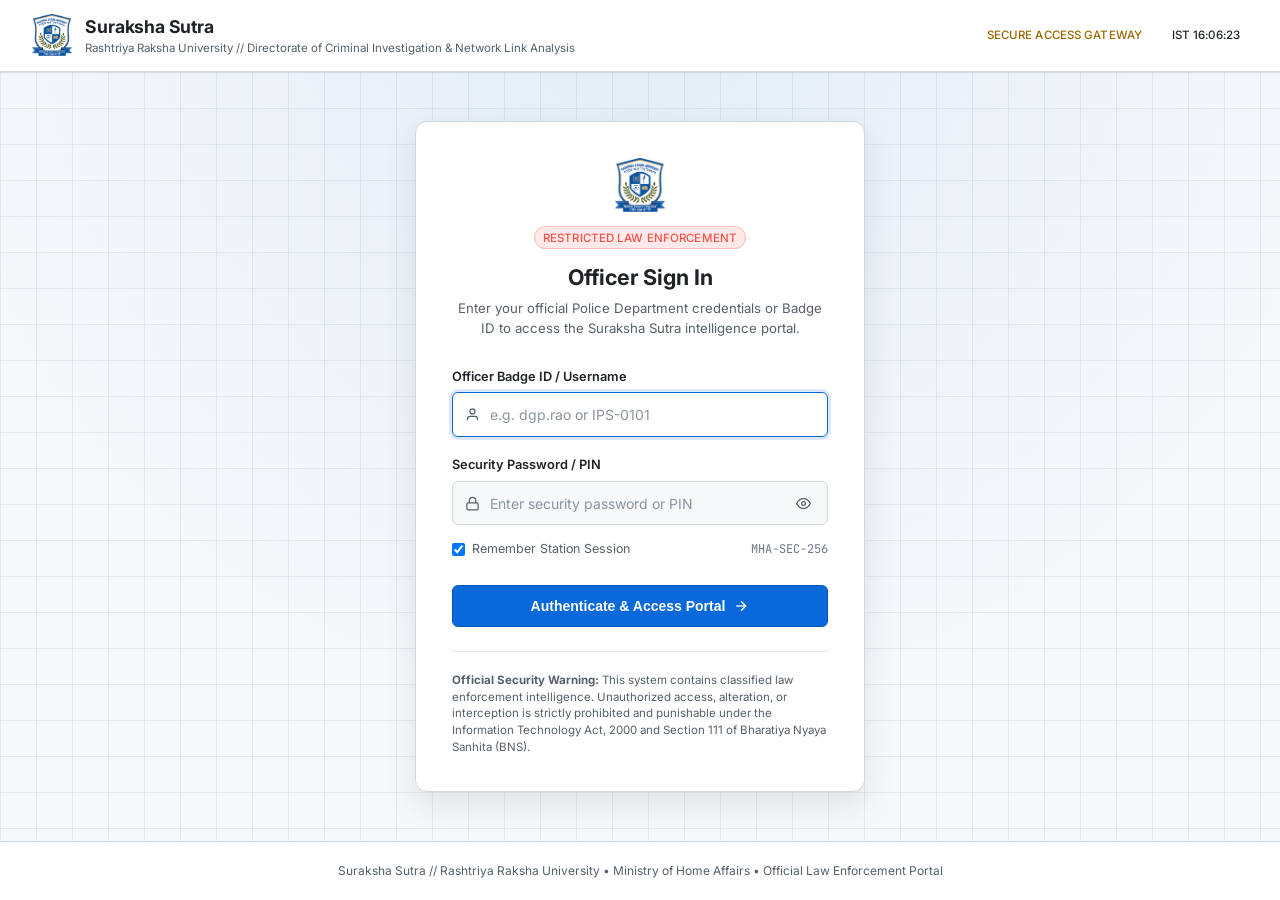
<file: login.html>
<!DOCTYPE html>
<html lang="en">
<head>
  <meta charset="UTF-8">
  <meta name="viewport" content="width=device-width, initial-scale=1.0">
  <title>Suraksha Sutra // Secured Law Enforcement Authentication</title>
  
  <meta name="description" content="Suraksha Sutra - Law Enforcement Officer Authentication & Clearance Verification Portal. Developed with Rashtriya Raksha University.">
  <meta name="theme-color" content="#f6f8fa">
  <link rel="icon" type="image/png" href="rru_logo.png">
  
  <!-- Master Tactical Stylesheet -->
  <link rel="stylesheet" href="styles.css">
  
  <!-- Tactical Vector Iconography -->
  <script src="js/icons.js"></script>
</head>
<body class="login-page-body">

  <!-- Top Agency Banner -->
  <header class="login-topbar">
    <div class="login-topbar-brand">
      <div class="login-topbar-emblem">
        <img src="rru_logo.png" alt="Rashtriya Raksha University Logo" class="login-logo-img">
      </div>
      <div>
        <div class="login-topbar-title">Suraksha Sutra</div>
        <div class="login-topbar-sub">Rashtriya Raksha University // Directorate of Criminal Investigation &amp; Network Link Analysis</div>
      </div>
    </div>

    <div class="login-topbar-telemetry">
      <span class="badge font-mono text-xs text-amber border-amber-glow">SECURE ACCESS GATEWAY</span>
      <span id="loginClock" class="badge font-mono text-xs">IST --:--:--</span>
    </div>
  </header>

  <!-- Main Centered Layout -->
  <main class="login-main-content">
    <div class="login-centered-wrap">

      <!-- Standard Police Authentication Card -->
      <section class="login-auth-card">
        
        <div class="login-auth-header">
          <div class="lah-emblem-row">
            <div class="lah-badge-icon">
              <img src="rru_logo.png" alt="RRU Crest" class="auth-card-logo">
            </div>
            <div>
              <span class="badge badge-pulse-danger text-xs font-mono">RESTRICTED LAW ENFORCEMENT</span>
            </div>
          </div>
          <h1 class="lah-title">Officer Sign In</h1>
          <p class="lah-desc">Enter your official Police Department credentials or Badge ID to access the Suraksha Sutra intelligence portal.</p>
        </div>

        <!-- Dynamic Error Alert Box -->
        <div id="loginErrorBox" class="login-error-alert d-none">
          <svg width="16" height="16" viewBox="0 0 24 24" fill="none" stroke="currentColor" stroke-width="2">
            <circle cx="12" cy="12" r="10"/><line x1="12" y1="8" x2="12" y2="12"/><line x1="12" y1="16" x2="12.01" y2="16"/>
          </svg>
          <span id="loginErrorText">Invalid credentials entered.</span>
        </div>

        <!-- Standard Login Form -->
        <form id="officerLoginForm" class="login-form-body" onsubmit="handleFormSubmit(event)">
          
          <!-- Field 1: Officer Badge ID or Username -->
          <div class="login-field-group">
            <label for="usernameInput" class="login-field-label">Officer Badge ID / Username</label>
            <div class="login-input-wrapper">
              <span class="login-input-icon">
                <svg width="15" height="15" viewBox="0 0 24 24" fill="none" stroke="currentColor" stroke-width="2">
                  <path d="M20 21v-2a4 4 0 0 0-4-4H8a4 4 0 0 0-4 4v2"/><circle cx="12" cy="7" r="4"/>
                </svg>
              </span>
              <input 
                type="text" 
                id="usernameInput" 
                class="login-text-input" 
                placeholder="e.g. dgp.rao or IPS-0101" 
                required 
                autocomplete="username"
                autofocus>
            </div>
          </div>

          <!-- Field 2: Password / Security PIN -->
          <div class="login-field-group">
            <label for="passwordInput" class="login-field-label">Security Password / PIN</label>
            <div class="login-input-wrapper">
              <span class="login-input-icon">
                <svg width="15" height="15" viewBox="0 0 24 24" fill="none" stroke="currentColor" stroke-width="2">
                  <rect x="3" y="11" width="18" height="11" rx="2" ry="2"/>
                  <path d="M7 11V7a5 5 0 0 1 10 0v4"/>
                </svg>
              </span>
              <input 
                type="password" 
                id="passwordInput" 
                class="login-text-input" 
                placeholder="Enter security password or PIN" 
                required 
                autocomplete="current-password">
              <button type="button" id="btnTogglePassword" class="btn-toggle-pwd" onclick="togglePasswordVisibility()" title="Show/Hide Password">
                <svg id="pwdEyeIcon" width="15" height="15" viewBox="0 0 24 24" fill="none" stroke="currentColor" stroke-width="2">
                  <path d="M1 12s4-8 11-8 11 8 11 8-4 8-11 8-11-8-11-8z"/><circle cx="12" cy="12" r="3"/>
                </svg>
              </button>
            </div>
          </div>

          <!-- Options Row -->
          <div class="login-options-row">
            <label class="checkbox-label">
              <input type="checkbox" id="rememberMeCheckbox" checked>
              <span>Remember Station Session</span>
            </label>
            <span class="font-mono text-xs text-muted">MHA-SEC-256</span>
          </div>

          <!-- Submit Button -->
          <button type="submit" id="btnSubmitLogin" class="btn-primary-login">
            <span>Authenticate &amp; Access Portal</span>
            <svg width="16" height="16" viewBox="0 0 24 24" fill="none" stroke="currentColor" stroke-width="2">
              <line x1="5" y1="12" x2="19" y2="12"/><polyline points="12 5 19 12 12 19"/>
            </svg>
          </button>
        </form>

        <div class="login-statutory-notice">
          <strong>Official Security Warning:</strong> This system contains classified law enforcement intelligence.
          Unauthorized access, alteration, or interception is strictly prohibited and punishable under the Information Technology Act, 2000 and Section 111 of Bharatiya Nyaya Sanhita (BNS).
        </div>
      </section>

    </div>
  </main>

  <footer class="login-page-footer">
    <span>Suraksha Sutra // Rashtriya Raksha University • Ministry of Home Affairs • Official Law Enforcement Portal</span>
  </footer>

  <!-- RBAC Security Script -->
  <script src="js/auth-rbac.js?v=2.3"></script>

  <script>
    // Live Tactical Clock
    function updateClock() {
      const el = document.getElementById('loginClock');
      if (el) {
        const now = new Date();
        el.textContent = 'IST ' + now.toLocaleTimeString('en-IN', { hour12: false });
      }
    }
    setInterval(updateClock, 1000);
    updateClock();

    // Toggle Password Visibility
    function togglePasswordVisibility() {
      const input = document.getElementById('passwordInput');
      const icon = document.getElementById('pwdEyeIcon');
      if (!input) return;

      if (input.type === 'password') {
        input.type = 'text';
        icon.innerHTML = '<path d="M17.94 17.94A10.07 10.07 0 0 1 12 20c-7 0-11-8-11-8a18.45 18.45 0 0 1 5.06-5.94M9.9 4.24A9.12 9.12 0 0 1 12 4c7 0 11 8 11 8a18.5 18.5 0 0 1-2.16 3.19m-6.72-1.07a3 3 0 1 1-4.24-4.24"/><line x1="1" y1="1" x2="23" y2="23"/>';
      } else {
        input.type = 'password';
        icon.innerHTML = '<path d="M1 12s4-8 11-8 11 8 11 8-4 8-11 8-11-8-11-8z"/><circle cx="12" cy="12" r="3"/>';
      }
    }

    // Handle Form Submit
    function handleFormSubmit(e) {
      e.preventDefault();
      const username = document.getElementById('usernameInput').value.trim();
      const password = document.getElementById('passwordInput').value.trim();
      const errorBox = document.getElementById('loginErrorBox');
      const errorText = document.getElementById('loginErrorText');

      if (!window.authRbac) {
        alert('Authentication engine loading, please wait a moment.');
        return;
      }

      const result = window.authRbac.authenticate(username, password);

      if (result.success) {
        if (errorBox) errorBox.classList.add('d-none');
        window.location.href = 'index.html';
      } else {
        if (errorBox && errorText) {
          errorText.textContent = result.message || 'Invalid credentials.';
          errorBox.classList.remove('d-none');
        }
      }
    }
  </script>

</body>
</html>
</file>
<file: styles.css>
/**
 * SURAKSHA SUTRA // LAW ENFORCEMENT INTELLIGENCE COMMAND
 * Official Rashtriya Raksha University (RRU) Off-White Design System
 * Clean, high-contrast, executive-grade law enforcement interface.
 */

@import url('https://fonts.googleapis.com/css2?family=Inter:wght@300;400;500;600;700;800&family=JetBrains+Mono:wght@400;500;600;700&display=swap');

:root {
  --bg-primary: #f6f8fa;
  --bg-secondary: #ffffff;
  --bg-card: #ffffff;
  --bg-card-hover: #f3f6f9;
  --bg-inset: #eef2f6;
  --border-subtle: #d0d7de;
  --border-light: #e1e4e8;
  --border-glow-cyan: rgba(9, 105, 218, 0.2);
  --border-glow-danger: rgba(207, 34, 46, 0.2);

  --accent-cyan: #0969da; /* RRU Royal Blue */
  --accent-cyan-hover: #0756b2;
  --accent-danger: #cf222e;
  --accent-danger-hover: #a40e26;
  --accent-amber: #9a6700;
  --accent-emerald: #1a7f37;
  --accent-purple: #8250df;
  --accent-pink: #bf3989;

  --text-primary: #1f2328;
  --text-secondary: #57606a;
  --text-muted: #6e7781;

  --font-sans: 'Inter', -apple-system, BlinkMacSystemFont, 'Segoe UI', sans-serif;
  --font-mono: 'JetBrains Mono', 'SFMono-Regular', Consolas, monospace;

  --radius-sm: 4px;
  --radius-md: 6px;
  --radius-lg: 8px;
  --shadow-hud: 0 4px 16px rgba(31, 35, 40, 0.08);
  --shadow-card: 0 1px 3px rgba(31, 35, 40, 0.08), 0 8px 24px rgba(31, 35, 40, 0.04);
  --shadow-modal: 0 12px 32px rgba(31, 35, 40, 0.16);
}

* {
  box-sizing: border-box;
  margin: 0;
  padding: 0;
}

body {
  background-color: var(--bg-primary);
  color: var(--text-primary);
  font-family: var(--font-sans);
  line-height: 1.5;
  overflow-x: hidden;
  -webkit-font-smoothing: antialiased;
}

/* Custom Scrollbar */
::-webkit-scrollbar {
  width: 6px;
  height: 6px;
}
::-webkit-scrollbar-track {
  background: var(--bg-primary);
}
::-webkit-scrollbar-thumb {
  background: #d0d7de;
  border-radius: 3px;
}
::-webkit-scrollbar-thumb:hover {
  background: #afb8c1;
}

/* Tactical Vector Icons */
.tactical-icon {
  display: inline-block;
  vertical-align: -2px;
  stroke: currentColor;
  stroke-width: 1.8;
  stroke-linecap: round;
  stroke-linejoin: round;
  fill: none;
  flex-shrink: 0;
}
.nav-tab .tactical-icon {
  margin-right: 6px;
}
.panel-title .tactical-icon {
  margin-right: 8px;
}

/* Remove All Leaflet / GIS Map Watermarks */
.leaflet-control-attribution,
.leaflet-bottom.leaflet-right,
.leaflet-control-container .leaflet-bottom {
  display: none !important;
  visibility: hidden !important;
}

/* Typography Utilities */
.font-mono { font-family: var(--font-mono); }
.text-cyan { color: var(--accent-cyan); }
.text-danger { color: var(--accent-danger); }
.text-amber { color: var(--accent-amber); }
.text-emerald { color: var(--accent-emerald); }
.text-purple { color: var(--accent-purple); }
.text-pink { color: var(--accent-pink); }
.text-slate { color: #8b949e; }
.text-muted { color: var(--text-muted); }
.text-xs { font-size: 0.75rem; }
.text-sm { font-size: 0.875rem; }
.font-bold { font-weight: 600; }
.w-100 { width: 100%; }
.mt-1 { margin-top: 0.25rem; }
.mt-2 { margin-top: 0.5rem; }
.d-flex { display: flex; }
.justify-content-between { justify-content: space-between; }
.align-items-center { align-items: center; }

/* Top Command Bar */
.command-header {
  background: #ffffff;
  border-bottom: 1px solid var(--border-subtle);
  padding: 0.65rem 1.5rem;
  display: flex;
  justify-content: space-between;
  align-items: center;
  position: sticky;
  top: 0;
  z-index: 1000;
  box-shadow: 0 1px 3px rgba(31, 35, 40, 0.05);
}

.header-agency-brand {
  display: flex;
  align-items: center;
  gap: 0.85rem;
}

.agency-emblem {
  display: flex;
  align-items: center;
  justify-content: center;
}

.agency-logo-img {
  height: 38px;
  width: auto;
  max-width: 48px;
  object-fit: contain;
  display: block;
}

.login-logo-img {
  height: 42px;
  width: auto;
  max-width: 52px;
  object-fit: contain;
  display: block;
}

.auth-card-logo {
  height: 54px;
  width: auto;
  max-width: 68px;
  object-fit: contain;
  display: block;
}

.agency-titles h1 {
  font-size: 1.05rem;
  font-weight: 700;
  letter-spacing: -0.01em;
  color: var(--text-primary);
  background: none;
  -webkit-background-clip: unset;
  -webkit-text-fill-color: unset;
}

.agency-sub {
  font-size: 0.72rem;
  color: var(--text-secondary);
  font-family: var(--font-sans);
  letter-spacing: 0;
  text-transform: none;
}

/* Omnisearch Bar */
.header-search-bar {
  position: relative;
  width: 360px;
}

.omni-input-wrap {
  position: relative;
  display: flex;
  align-items: center;
}

.omni-icon {
  position: absolute;
  left: 0.75rem;
  font-size: 0.875rem;
  color: var(--text-muted);
}

.omni-search-input {
  width: 100%;
  background: #f6f8fa;
  border: 1px solid var(--border-subtle);
  border-radius: var(--radius-md);
  padding: 0.45rem 0.75rem 0.45rem 2.25rem;
  color: var(--text-primary);
  font-size: 0.825rem;
  transition: all 0.15s ease;
}

.omni-search-input:focus {
  outline: none;
  background: #ffffff;
  border-color: var(--accent-cyan);
  box-shadow: 0 0 0 3px rgba(9, 105, 218, 0.15);
}

.omni-results-dropdown {
  position: absolute;
  top: calc(100% + 6px);
  left: 0;
  width: 100%;
  background: #ffffff;
  border: 1px solid var(--border-subtle);
  border-radius: var(--radius-md);
  box-shadow: 0 8px 24px rgba(31, 35, 40, 0.12);
  max-height: 380px;
  overflow-y: auto;
  display: none;
  z-index: 1001;
}

.omni-results-dropdown.active {
  display: block;
}

.omni-result-item {
  padding: 0.65rem 0.875rem;
  border-bottom: 1px solid #eef2f6;
  cursor: pointer;
  transition: background 0.15s ease;
}

.omni-result-item:hover {
  background: #f6f8fa;
}

.omni-no-match {
  padding: 0.875rem;
  text-align: center;
  font-size: 0.8rem;
  color: var(--text-muted);
}

/* Header Telemetry */
.header-telemetry {
  display: flex;
  align-items: center;
  gap: 1.25rem;
}

.telemetry-item {
  display: flex;
  flex-direction: column;
  align-items: flex-end;
}

.tele-label {
  font-size: 0.65rem;
  font-family: var(--font-sans);
  color: var(--text-muted);
  letter-spacing: 0.02em;
}

.tele-val {
  font-size: 0.775rem;
  font-family: var(--font-sans);
  font-weight: 500;
  color: var(--text-primary);
}

.badge-pulse-danger {
  background: rgba(248, 81, 73, 0.12);
  color: #f85149;
  border: 1px solid rgba(248, 81, 73, 0.28);
  padding: 0.15rem 0.5rem;
  border-radius: 9999px;
  font-size: 0.72rem;
  font-family: var(--font-sans);
  font-weight: 500;
}

/* Tactical Navigation Tabs */
.tactical-navbar {
  background: #ffffff;
  border-bottom: 1px solid var(--border-subtle);
  padding: 0.25rem 1.5rem;
  display: flex;
  gap: 0.35rem;
  overflow-x: auto;
}

.nav-tab {
  background: transparent;
  border: 1px solid transparent;
  color: var(--text-secondary);
  padding: 0.45rem 0.85rem;
  border-radius: var(--radius-md);
  font-size: 0.8rem;
  font-weight: 500;
  cursor: pointer;
  display: flex;
  align-items: center;
  gap: 0.45rem;
  white-space: nowrap;
  transition: all 0.15s ease;
}

.nav-tab:hover {
  color: var(--text-primary);
  background: #f3f4f6;
}

.nav-tab.active {
  color: #0969da;
  background: rgba(9, 105, 218, 0.08);
  border-color: rgba(9, 105, 218, 0.25);
  box-shadow: none;
}

/* Main Content Area */
.app-viewport {
  padding: 1.25rem 1.5rem;
  min-height: calc(100vh - 120px);
}

.tab-view {
  display: none;
  position: relative;
}

.tab-view.active {
  display: block;
  animation: fadeIn 0.2s ease-out;
}

@keyframes fadeIn {
  from { opacity: 0; transform: translateY(3px); }
  to { opacity: 1; transform: translateY(0); }
}

/* Hidden Bridge Linchpin Special Callout */
.bridge-hero-banner {
  background: rgba(248, 81, 73, 0.05);
  border: 1px solid rgba(248, 81, 73, 0.3);
  border-left: 3px solid #f85149;
  border-radius: var(--radius-md);
  padding: 1rem 1.25rem;
  margin-bottom: 1.25rem;
  box-shadow: none;
  display: flex;
  justify-content: space-between;
  align-items: center;
  flex-wrap: wrap;
  gap: 1rem;
}

.bridge-hero-content h3 {
  font-size: 1rem;
  font-weight: 600;
  color: #f85149;
  margin-bottom: 0.25rem;
}

.bridge-hero-content p {
  font-size: 0.825rem;
  color: #8b949e;
  max-width: 820px;
  line-height: 1.5;
}

.bridge-intel-banner {
  background: rgba(248, 81, 73, 0.08);
  border-left: 3px solid #f85149;
  padding: 0.65rem 0.85rem;
  border-radius: var(--radius-sm);
  font-size: 0.775rem;
  color: #c9d1d9;
  margin-bottom: 0.85rem;
  line-height: 1.5;
}

.avatar-bridge-glow {
  border-color: #f85149 !important;
  box-shadow: none;
}

/* Stat Cards Grid */
.hawala-grid {
  display: grid;
  grid-template-columns: repeat(auto-fit, minmax(240px, 1fr));
  gap: 1rem;
  margin-bottom: 1.25rem;
}

.intel-stat-card {
  background: var(--bg-card);
  border: 1px solid var(--border-subtle);
  border-radius: var(--radius-md);
  padding: 1rem 1.15rem;
  backdrop-filter: blur(8px);
  transition: transform 0.2s ease, border-color 0.2s ease;
}

.intel-stat-card:hover {
  transform: translateY(-2px);
}

.intel-stat-card.border-cyan { border-left: 4px solid var(--accent-cyan); }
.intel-stat-card.border-danger { border-left: 4px solid var(--accent-danger); }
.intel-stat-card.border-amber { border-left: 4px solid var(--accent-amber); }
.intel-stat-card.border-purple { border-left: 4px solid var(--accent-purple); }
.intel-stat-card.border-pink { border-left: 4px solid var(--accent-pink); }

.stat-label {
  font-size: 0.68rem;
  font-family: var(--font-mono);
  color: var(--text-muted);
  letter-spacing: 0.06em;
  margin-bottom: 0.35rem;
}

.stat-value {
  font-size: 1.35rem;
  font-weight: 800;
  font-family: var(--font-mono);
  line-height: 1.2;
}

.stat-meta {
  font-size: 0.725rem;
  color: var(--text-secondary);
  margin-top: 0.35rem;
}

/* Panel Sections */
.panel-section {
  background: var(--bg-card);
  border: 1px solid var(--border-subtle);
  border-radius: var(--radius-md);
  margin-bottom: 1.25rem;
  overflow: hidden;
  backdrop-filter: blur(8px);
}

.panel-header {
  padding: 0.875rem 1.25rem;
  background: rgba(15, 23, 42, 0.9);
  border-bottom: 1px solid var(--border-subtle);
  display: flex;
  justify-content: space-between;
  align-items: center;
  flex-wrap: wrap;
  gap: 0.75rem;
}

.panel-title {
  font-size: 0.875rem;
  font-weight: 700;
  letter-spacing: 0.05em;
  display: flex;
  align-items: center;
  gap: 0.5rem;
  color: #e2e8f0;
}

/* Overview Split Layout */
.overview-grid {
  display: grid;
  grid-template-columns: 1fr 1fr;
  gap: 1.25rem;
}

@media (max-width: 992px) {
  .overview-grid { grid-template-columns: 1fr; }
  .header-search-bar { width: 240px; }
}

/* Influencer Card */
.influencer-card {
  display: flex;
  align-items: center;
  gap: 0.875rem;
  padding: 0.85rem 1.15rem;
  border-bottom: 1px solid rgba(51, 65, 85, 0.3);
  cursor: pointer;
  transition: background 0.15s ease;
}

.influencer-card:hover {
  background: var(--bg-card-hover);
}

.rank-badge {
  font-size: 0.875rem;
  font-weight: 800;
  font-family: var(--font-mono);
  color: var(--accent-cyan);
  width: 28px;
}

.influencer-info {
  flex: 1;
}

.influencer-name {
  font-size: 0.875rem;
  display: flex;
  align-items: center;
  gap: 0.5rem;
}

.threat-gauge {
  font-size: 0.85rem;
  font-weight: 800;
  font-family: var(--font-mono);
  padding: 0.25rem 0.5rem;
  border-radius: var(--radius-sm);
}

.threat-gauge.danger {
  background: rgba(239, 68, 68, 0.2);
  color: var(--accent-danger);
  border: 1px solid rgba(239, 68, 68, 0.4);
}

.threat-gauge.warning {
  background: rgba(245, 158, 11, 0.2);
  color: var(--accent-amber);
  border: 1px solid rgba(245, 158, 11, 0.4);
}

/* Pattern Alert Card */
.pattern-alert-card {
  padding: 1.15rem;
  border-bottom: 1px solid rgba(51, 65, 85, 0.3);
  transition: background 0.2s ease;
}

.pattern-alert-card:hover {
  background: rgba(15, 23, 42, 0.95);
}

.pattern-top {
  display: flex;
  justify-content: space-between;
  align-items: center;
  margin-bottom: 0.5rem;
}

.pattern-title {
  font-size: 0.95rem;
  font-weight: 700;
  color: #f1f5f9;
  margin-bottom: 0.45rem;
}

.pattern-desc {
  font-size: 0.825rem;
  color: var(--text-secondary);
  line-height: 1.5;
  margin-bottom: 0.75rem;
}

.pattern-entities {
  font-size: 0.775rem;
  margin-bottom: 0.5rem;
}

.entity-pill {
  display: inline-block;
  background: rgba(30, 41, 59, 0.8);
  border: 1px solid rgba(71, 85, 105, 0.5);
  padding: 0.15rem 0.45rem;
  border-radius: 3px;
  font-size: 0.7rem;
  font-family: var(--font-mono);
  margin-right: 0.35rem;
  color: #38bdf8;
}

.pattern-action {
  background: rgba(15, 23, 42, 0.6);
  border-left: 3px solid var(--accent-cyan);
  padding: 0.45rem 0.75rem;
  font-size: 0.75rem;
  color: #cbd5e1;
}

.action-tag {
  font-weight: 700;
  color: var(--accent-cyan);
  font-family: var(--font-mono);
}

/* Graph Workspace Layout */
.graph-workspace {
  position: relative;
  width: 100%;
  height: 720px;
  background: #0a0e17;
  border-radius: var(--radius-md);
  overflow: hidden;
  border: 1px solid var(--border-subtle);
}

.graph-canvas {
  width: 100%;
  height: 100%;
  display: block;
}

/* Graph Top Toolbar */
.graph-top-toolbar {
  position: absolute;
  top: 0;
  left: 0;
  right: 0;
  background: rgba(15, 23, 42, 0.94);
  backdrop-filter: blur(10px);
  border-bottom: 1px solid var(--border-subtle);
  padding: 0.5rem 1rem;
  display: flex;
  justify-content: space-between;
  align-items: center;
  z-index: 15;
  flex-wrap: wrap;
  gap: 0.5rem;
}

.toolbar-left, .toolbar-right {
  display: flex;
  align-items: center;
  gap: 0.45rem;
  flex-wrap: wrap;
}

.graph-status-badge {
  font-size: 0.725rem;
  color: var(--accent-cyan);
  font-weight: 700;
  background: rgba(56, 189, 248, 0.12);
  border: 1px solid rgba(56, 189, 248, 0.3);
  padding: 0.2rem 0.5rem;
  border-radius: var(--radius-sm);
  margin-right: 0.35rem;
}

/* Floating Controls */
.graph-floating-controls {
  position: absolute;
  top: 3.25rem;
  left: 1rem;
  background: rgba(15, 23, 42, 0.92);
  backdrop-filter: blur(12px);
  border: 1px solid var(--border-subtle);
  border-radius: var(--radius-md);
  padding: 0.75rem;
  display: flex;
  flex-direction: column;
  gap: 0.65rem;
  z-index: 10;
  width: 280px;
  box-shadow: var(--shadow-hud);
}

.control-row {
  display: flex;
  flex-direction: column;
  gap: 0.25rem;
}

.control-row label {
  font-size: 0.68rem;
  font-family: var(--font-mono);
  color: var(--text-muted);
  font-weight: 600;
}

.tactical-select {
  background: #090e1a;
  border: 1px solid var(--border-subtle);
  color: var(--text-primary);
  border-radius: var(--radius-sm);
  padding: 0.35rem 0.5rem;
  font-size: 0.775rem;
  font-family: var(--font-sans);
}

.tactical-select:focus {
  outline: none;
  border-color: var(--accent-cyan);
}

/* Investigation Legend HUD */
.graph-legend-hud {
  position: absolute;
  bottom: 1rem;
  right: 1rem;
  background: rgba(15, 23, 42, 0.92);
  backdrop-filter: blur(12px);
  border: 1px solid var(--border-subtle);
  border-radius: var(--radius-md);
  padding: 0.65rem 0.85rem;
  z-index: 10;
  width: 270px;
  box-shadow: var(--shadow-hud);
}

.legend-header {
  font-size: 0.68rem;
  color: var(--text-muted);
  font-weight: 700;
  letter-spacing: 0.05em;
  margin-bottom: 0.4rem;
}

.legend-items-list {
  display: flex;
  flex-direction: column;
  gap: 0.32rem;
}

.legend-item {
  font-size: 0.72rem;
  color: #cbd5e1;
  display: flex;
  align-items: center;
  gap: 0.5rem;
}

.legend-swatch {
  width: 11px;
  height: 11px;
  border-radius: 50%;
  flex-shrink: 0;
  border: 1.5px solid transparent;
}

.swatch-conduit {
  background: #be123c;
  border-color: #f43f5e;
}

.swatch-narco {
  background: #059669;
  border-color: #34d399;
}

.swatch-fraud {
  background: #1d4ed8;
  border-color: #60a5fa;
}

.swatch-org {
  background: #6d28d9;
  border-color: #a78bfa;
  border-radius: 2px;
}

.legend-divider {
  height: 1px;
  background: var(--border-subtle);
  margin: 0.2rem 0;
}

.legend-line {
  width: 16px;
  height: 2px;
  flex-shrink: 0;
}

.line-call {
  background: #38bdf8;
}

.line-finance {
  border-top: 2px dashed #a855f7;
  height: 0;
}

.line-surveillance {
  border-top: 2px dotted #f59e0b;
  height: 0;
}

/* Path Finder Floating Widget */
.pathfinder-widget {
  position: absolute;
  bottom: 1rem;
  left: 1rem;
  background: rgba(15, 23, 42, 0.92);
  backdrop-filter: blur(12px);
  border: 1px solid var(--border-subtle);
  border-radius: var(--radius-md);
  padding: 0.75rem 1rem;
  z-index: 10;
  width: 440px;
  box-shadow: var(--shadow-hud);
}

.path-select-grid {
  display: grid;
  grid-template-columns: 1fr 1fr auto;
  gap: 0.5rem;
  align-items: center;
  margin-top: 0.35rem;
}

.path-result-box {
  margin-top: 0.5rem;
  font-size: 0.75rem;
  font-family: var(--font-mono);
  padding: 0.45rem 0.65rem;
  background: rgba(9, 14, 26, 0.85);
  border: 1px solid var(--border-subtle);
  border-radius: var(--radius-sm);
}

/* Graph Inspector Sidebar */
.graph-inspector-panel {
  position: absolute;
  top: 3.25rem;
  right: 1rem;
  width: 310px;
  z-index: 10;
}

.inspector-card {
  background: rgba(15, 23, 42, 0.94);
  backdrop-filter: blur(12px);
  border: 1px solid var(--border-subtle);
  border-radius: var(--radius-md);
  padding: 1rem;
  box-shadow: var(--shadow-hud);
}

.inspector-header {
  display: flex;
  justify-content: space-between;
  align-items: center;
  margin-bottom: 0.5rem;
  border-bottom: 1px solid var(--border-subtle);
  padding-bottom: 0.45rem;
}

.inspector-header h4 {
  font-size: 0.95rem;
  font-weight: 700;
}

/* GIS Map Layout */
.gis-workspace {
  position: relative;
  width: 100%;
  height: 680px;
  background: #080c16;
  border-radius: var(--radius-md);
  overflow: hidden;
  border: 1px solid var(--border-subtle);
}

.gis-map-canvas {
  width: 100%;
  height: 100%;
}

.tactical-tower-marker .tower-beacon {
  position: relative;
  font-size: 1.25rem;
  display: flex;
  align-items: center;
  justify-content: center;
}

.beacon-pulse {
  position: absolute;
  width: 24px;
  height: 24px;
  border-radius: 50%;
  border: 1.5px solid var(--accent-cyan);
  opacity: 0.5;
}

.tactical-suspect-marker .suspect-pin {
  width: 26px;
  height: 26px;
  border-radius: 50%;
  background: #161b22;
  display: flex;
  align-items: center;
  justify-content: center;
  font-family: var(--font-mono);
  font-size: 0.6rem;
  font-weight: 600;
  border: 2px solid #58a6ff;
  color: #ffffff;
  cursor: pointer;
}

.suspect-pin.marker-pink {
  border-color: #f85149;
  color: #f85149;
}

.suspect-pin.marker-red {
  border-color: #f85149;
  color: #f85149;
}

.suspect-pin.marker-orange {
  border-color: #d29922;
  color: #d29922;
}

.surveillance-pin {
  width: 22px;
  height: 22px;
  border-radius: 50%;
  background: #161b22;
  border: 1.5px solid #d29922;
  display: flex;
  align-items: center;
  justify-content: center;
  font-size: 0.75rem;
}

.surveillance-pin.pin-smoking-gun {
  border-color: #f85149;
}

.tactical-popup {
  background: #161b22;
  color: #e6edf3;
  border: 1px solid #30363d;
  padding: 0.65rem;
  border-radius: var(--radius-md);
  font-size: 0.8rem;
  line-height: 1.4;
}

.tactical-popup h4 {
  font-size: 0.9rem;
  font-weight: 700;
  margin: 0.35rem 0;
  color: var(--accent-cyan);
}

.popup-btn {
  background: var(--accent-cyan);
  border: none;
  color: #080c16;
  font-weight: 700;
  padding: 0.35rem 0.65rem;
  border-radius: var(--radius-sm);
  margin-top: 0.5rem;
  cursor: pointer;
  width: 100%;
}

/* Hawala Smurfing Funnel Layout */
.funnel-container {
  display: grid;
  grid-template-columns: 1fr 1.2fr 1fr;
  gap: 1.25rem;
  padding: 1.25rem;
}

@media (max-width: 992px) {
  .funnel-container { grid-template-columns: 1fr; }
}

.funnel-heading {
  font-size: 0.825rem;
  font-weight: 700;
  font-family: var(--font-mono);
  margin-bottom: 0.75rem;
}

.funnel-items {
  display: flex;
  flex-direction: column;
  gap: 0.5rem;
  max-height: 440px;
  overflow-y: auto;
  padding-right: 0.35rem;
}

.funnel-card {
  background: rgba(15, 23, 42, 0.9);
  border: 1px solid var(--border-subtle);
  border-radius: var(--radius-sm);
  padding: 0.65rem 0.85rem;
  cursor: pointer;
  transition: all 0.15s ease;
}

.funnel-card:hover {
  background: var(--bg-card-hover);
  border-color: var(--accent-cyan);
}

.funnel-card.card-inflow { border-left: 3px solid var(--accent-emerald); }
.funnel-card.card-outflow { border-left: 3px solid var(--accent-danger); }

.card-party { font-size: 0.8rem; }
.card-acc { font-size: 0.7rem; color: var(--text-muted); }
.card-meta { display: flex; justify-content: space-between; align-items: center; margin-top: 0.35rem; font-size: 0.725rem; }

.funnel-conduit {
  display: flex;
  align-items: center;
  justify-content: center;
}

.conduit-hub {
  background: rgba(22, 17, 43, 0.9);
  border: 2px solid var(--accent-purple);
  border-radius: var(--radius-lg);
  padding: 1.5rem;
  text-align: center;
  box-shadow: 0 0 24px rgba(168, 85, 247, 0.25);
  position: relative;
}

.conduit-icon {
  font-size: 2.25rem;
  margin-bottom: 0.5rem;
}

.conduit-hub h4 {
  font-size: 1.05rem;
  font-weight: 800;
  color: #f1f5f9;
}

.conduit-badge {
  display: inline-block;
  background: rgba(236, 72, 153, 0.2);
  color: #ec4899;
  border: 1px solid rgba(236, 72, 153, 0.4);
  padding: 0.2rem 0.6rem;
  border-radius: var(--radius-sm);
  font-size: 0.7rem;
  font-family: var(--font-mono);
  font-weight: 700;
  margin: 0.65rem 0;
}

.conduit-desc {
  font-size: 0.775rem;
  color: var(--text-secondary);
  line-height: 1.4;
}

/* Tactical Tables */
.table-responsive {
  overflow-x: auto;
}

.tactical-table {
  width: 100%;
  border-collapse: collapse;
  font-size: 0.8rem;
  text-align: left;
}

.tactical-table th {
  background: rgba(15, 23, 42, 0.95);
  color: var(--text-muted);
  font-family: var(--font-mono);
  font-size: 0.7rem;
  letter-spacing: 0.05em;
  padding: 0.75rem 1rem;
  border-bottom: 1px solid var(--border-subtle);
}

.tactical-table td {
  padding: 0.75rem 1rem;
  border-bottom: 1px solid rgba(51, 65, 85, 0.25);
  color: #cbd5e1;
}

.tactical-table tr:hover {
  background: rgba(30, 41, 59, 0.4);
}

.tactical-table tr.row-alert {
  background: rgba(239, 68, 68, 0.08);
}

/* Badges */
.badge {
  display: inline-flex;
  align-items: center;
  gap: 0.25rem;
  padding: 0.15rem 0.5rem;
  border-radius: 9999px;
  font-size: 0.72rem;
  font-weight: 500;
  font-family: var(--font-sans);
  letter-spacing: 0.01em;
  line-height: 1.4;
}

.badge-danger, .badge-subtle-rose { 
  background: rgba(248, 81, 73, 0.12); 
  color: #f85149; 
  border: 1px solid rgba(248, 81, 73, 0.28); 
}
.badge-amber, .badge-subtle-amber { 
  background: rgba(210, 153, 34, 0.12); 
  color: #d29922; 
  border: 1px solid rgba(210, 153, 34, 0.28); 
}
.badge-cyan, .badge-subtle-blue { 
  background: rgba(88, 166, 255, 0.12); 
  color: #58a6ff; 
  border: 1px solid rgba(88, 166, 255, 0.28); 
}
.badge-emerald, .badge-subtle-emerald { 
  background: rgba(63, 185, 80, 0.12); 
  color: #3fb950; 
  border: 1px solid rgba(63, 185, 80, 0.28); 
}
.badge-purple, .badge-subtle-purple { 
  background: rgba(188, 140, 255, 0.12); 
  color: #bc8cff; 
  border: 1px solid rgba(188, 140, 255, 0.28); 
}
.badge-pink { 
  background: rgba(248, 81, 73, 0.12); 
  color: #f85149; 
  border: 1px solid rgba(248, 81, 73, 0.28); 
  font-weight: 500; 
}
.badge-muted, .badge-subtle-neutral { 
  background: rgba(110, 118, 129, 0.12); 
  color: #8b949e; 
  border: 1px solid rgba(110, 118, 129, 0.25); 
}
.badge-dark { 
  background: #161b22; 
  color: #c9d1d9; 
  border: 1px solid #30363d; 
}

.city-tag {
  background: #21262d;
  padding: 0.15rem 0.45rem;
  border-radius: 4px;
  font-size: 0.725rem;
  color: #8b949e;
  border: 1px solid #30363d;
}

.mode-tag {
  font-family: var(--font-sans);
  font-size: 0.725rem;
  color: #8b949e;
}

/* Buttons */
.btn {
  display: inline-flex;
  align-items: center;
  justify-content: center;
  gap: 0.4rem;
  padding: 0.45rem 0.85rem;
  border-radius: var(--radius-md);
  font-size: 0.8rem;
  font-weight: 500;
  cursor: pointer;
  transition: all 0.15s ease;
  border: 1px solid transparent;
}

.btn-primary { background: #1f6feb; color: #ffffff; }
.btn-primary:hover { background: #388bfd; }
.btn-secondary { background: #21262d; color: #c9d1d9; border: 1px solid #30363d; }
.btn-secondary:hover { background: #30363d; color: #ffffff; }
.btn-cyan { background: #1f6feb; color: #ffffff; }
.btn-cyan:hover { background: #388bfd; }
.btn-emerald { background: #238636; color: #ffffff; }
.btn-emerald:hover { background: #2ea043; }
.btn-pink { background: #da3633; color: #ffffff; }
.btn-outline-cyan { background: transparent; border-color: #388bfd; color: #58a6ff; }
.btn-outline-cyan:hover { background: rgba(88, 166, 255, 0.12); }
.btn-outline-danger { background: transparent; border-color: #da3633; color: #f85149; }
.btn-outline-danger:hover { background: rgba(248, 81, 73, 0.12); }
.btn-outline-purple { background: transparent; border-color: #8957e5; color: #bc8cff; }
.btn-outline-pink { background: transparent; border-color: #da3633; color: #f85149; }
.btn-outline-secondary { background: transparent; border-color: #30363d; color: #8b949e; }
.btn-outline-secondary:hover { background: rgba(110, 118, 129, 0.1); color: #c9d1d9; }
.btn-sm { padding: 0.35rem 0.65rem; font-size: 0.75rem; border-radius: 6px; }
.btn-xs { padding: 0.2rem 0.45rem; font-size: 0.7rem; border-radius: 6px; }
.btn-sm { padding: 0.35rem 0.65rem; font-size: 0.75rem; }
.btn-xs { padding: 0.2rem 0.45rem; font-size: 0.7rem; }

.btn-filter {
  background: transparent;
  border: 1px solid var(--border-subtle);
  color: var(--text-secondary);
  padding: 0.35rem 0.65rem;
  border-radius: var(--radius-sm);
  font-size: 0.75rem;
  cursor: pointer;
}

.btn-filter.active {
  background: var(--accent-cyan);
  color: #080c16;
  font-weight: 700;
  border-color: var(--accent-cyan);
}

.ledger-filters {
  display: flex;
  align-items: center;
  gap: 0.5rem;
  flex-wrap: wrap;
}

.ledger-search {
  background: #090e1a;
  border: 1px solid var(--border-subtle);
  color: var(--text-primary);
  border-radius: var(--radius-sm);
  padding: 0.35rem 0.65rem;
  font-size: 0.775rem;
  width: 220px;
}

/* Histogram Bars */
.histogram-wrapper {
  padding: 1.5rem;
}

.histogram-bars {
  display: flex;
  align-items: flex-end;
  height: 180px;
  gap: 0.5rem;
  border-bottom: 1px solid var(--border-subtle);
  padding-bottom: 0.25rem;
}

.histogram-col {
  flex: 1;
  display: flex;
  flex-direction: column;
  align-items: center;
  height: 100%;
  justify-content: flex-end;
}

.hist-bar {
  width: 100%;
  min-height: 4px;
  border-radius: 3px 3px 0 0;
  position: relative;
  transition: height 0.4s ease;
}

.hist-bar.bar-cyan { background: linear-gradient(180deg, #38bdf8, #0284c7); }
.hist-bar.bar-danger { background: linear-gradient(180deg, #f87171, #dc2626); box-shadow: 0 0 8px rgba(239, 68, 68, 0.4); }

.bar-val {
  position: absolute;
  top: -16px;
  left: 50%;
  transform: translateX(-50%);
  font-size: 0.65rem;
  font-family: var(--font-mono);
  color: var(--text-muted);
}

.hist-label {
  font-size: 0.65rem;
  color: var(--text-muted);
  margin-top: 0.35rem;
}

/* Frequent Call Pairs */
.pair-grid {
  display: grid;
  grid-template-columns: repeat(auto-fit, minmax(320px, 1fr));
  gap: 0.85rem;
  padding: 1.15rem;
}

.pair-card {
  background: rgba(15, 23, 42, 0.9);
  border: 1px solid var(--border-subtle);
  border-radius: var(--radius-sm);
  padding: 0.85rem 1rem;
}

.pair-card.card-warning {
  border-left: 3px solid var(--accent-danger);
}

.pair-top {
  display: flex;
  justify-content: space-between;
  align-items: center;
  margin-bottom: 0.45rem;
}

.pair-names { font-size: 0.85rem; }
.pair-meta { font-size: 0.75rem; color: var(--text-secondary); line-height: 1.5; }

/* NLP Workspace */
.nlp-workspace {
  padding: 0;
}

.cable-selector-bar {
  display: flex;
  align-items: center;
  gap: 0.5rem;
  flex-wrap: wrap;
}

.btn-cable {
  background: #090e1a;
  border: 1px solid var(--border-subtle);
  color: var(--text-secondary);
  padding: 0.35rem 0.65rem;
  border-radius: var(--radius-sm);
  font-size: 0.725rem;
  cursor: pointer;
}

.btn-cable.active {
  background: rgba(6, 182, 212, 0.15);
  border-color: var(--accent-cyan);
  color: var(--accent-cyan);
}

.nlp-split-grid {
  display: grid;
  grid-template-columns: 1.1fr 1fr;
  gap: 1.25rem;
  padding: 1.25rem;
}

@media (max-width: 992px) {
  .nlp-split-grid { grid-template-columns: 1fr; }
}

.nlp-box-header {
  display: flex;
  justify-content: space-between;
  align-items: center;
  font-size: 0.8rem;
  font-weight: 700;
  margin-bottom: 0.5rem;
}

.nlp-textarea {
  width: 100%;
  background: #090e1a;
  border: 1px solid var(--border-subtle);
  border-radius: var(--radius-sm);
  color: #f8fafc;
  font-family: var(--font-mono);
  font-size: 0.8rem;
  padding: 0.85rem;
  line-height: 1.6;
  resize: vertical;
}

.nlp-textarea:focus {
  outline: none;
  border-color: var(--accent-cyan);
}

.nlp-input-footer {
  display: flex;
  justify-content: space-between;
  align-items: center;
  margin-top: 0.45rem;
}

.entity-display-board {
  display: flex;
  flex-direction: column;
  gap: 0.75rem;
  max-height: 480px;
  overflow-y: auto;
}

.entity-category {
  background: rgba(9, 14, 26, 0.65);
  border: 1px solid rgba(51, 65, 85, 0.3);
  border-radius: var(--radius-sm);
  padding: 0.65rem 0.85rem;
}

.category-title {
  font-size: 0.725rem;
  font-family: var(--font-mono);
  font-weight: 700;
  margin-bottom: 0.45rem;
}

.category-tags {
  display: flex;
  flex-wrap: wrap;
  gap: 0.35rem;
}

.ner-tag {
  display: inline-block;
  padding: 0.2rem 0.5rem;
  border-radius: 3px;
  font-size: 0.725rem;
  cursor: pointer;
}

.tag-person { background: rgba(6, 182, 212, 0.15); color: #38bdf8; border: 1px solid rgba(6, 182, 212, 0.35); }
.tag-person.tag-alert { background: rgba(239, 68, 68, 0.2); color: #f87171; border-color: rgba(239, 68, 68, 0.5); }
.tag-person.tag-new-subject { background: rgba(245, 158, 11, 0.15); color: #fbbf24; border-color: rgba(245, 158, 11, 0.45); }
.badge-new-subject { display: inline-block; background: rgba(245, 158, 11, 0.25); color: #fef08a; padding: 0.1rem 0.35rem; border-radius: 2px; font-size: 0.65rem; font-weight: 700; margin-left: 0.35rem; letter-spacing: 0.04em; }
.ai-statute-badge { display: inline-flex; align-items: center; gap: 0.5rem; background: rgba(99, 102, 241, 0.12); border: 1px solid rgba(99, 102, 241, 0.35); padding: 0.35rem 0.75rem; border-radius: var(--radius-sm); font-size: 0.75rem; font-family: var(--font-mono); margin-bottom: 0.75rem; }
.tag-org { background: rgba(168, 85, 247, 0.15); color: #c084fc; border: 1px solid rgba(168, 85, 247, 0.35); }
.tag-vehicle { background: rgba(245, 158, 11, 0.15); color: #fbbf24; border: 1px solid rgba(245, 158, 11, 0.35); }
.tag-phone { background: rgba(16, 185, 129, 0.15); color: #34d399; border: 1px solid rgba(16, 185, 129, 0.35); }
.tag-acc { background: rgba(236, 72, 153, 0.15); color: #f472b6; border: 1px solid rgba(236, 72, 153, 0.35); }
.tag-fir { background: rgba(239, 68, 68, 0.2); color: #ef4444; border: 1px solid rgba(239, 68, 68, 0.4); }
.tag-sec { background: rgba(99, 102, 241, 0.2); color: #818cf8; border: 1px solid rgba(99, 102, 241, 0.4); }
.tag-city { background: rgba(14, 165, 233, 0.15); color: #7dd3fc; border: 1px solid rgba(14, 165, 233, 0.35); }

/* Suspect Directory Grid */
.directory-grid {
  display: grid;
  grid-template-columns: repeat(auto-fill, minmax(260px, 1fr));
  gap: 1rem;
}

.suspect-grid-card {
  background: var(--bg-card);
  border: 1px solid var(--border-subtle);
  border-radius: var(--radius-md);
  padding: 1rem;
  cursor: pointer;
  transition: all 0.2s ease;
}

.suspect-grid-card:hover {
  background: var(--bg-card-hover);
  transform: translateY(-2px);
  border-color: var(--accent-cyan);
}

.suspect-grid-card.card-border-pink {
  border-left: 4px solid var(--accent-pink);
  box-shadow: 0 0 14px rgba(236, 72, 153, 0.2);
}

.suspect-grid-card.card-border-red {
  border-left: 3px solid var(--accent-danger);
}

.suspect-card-top {
  display: flex;
  justify-content: space-between;
  align-items: center;
  margin-bottom: 0.5rem;
}

.suspect-id-tag {
  font-size: 0.75rem;
  color: var(--accent-cyan);
}

.suspect-name {
  font-size: 0.95rem;
  font-weight: 700;
  margin-bottom: 0.45rem;
  color: #f1f5f9;
}

.suspect-info-line {
  display: flex;
  justify-content: space-between;
  font-size: 0.75rem;
  margin-bottom: 0.25rem;
}

.suspect-card-bottom {
  margin-top: 0.75rem;
  display: flex;
  align-items: center;
  gap: 0.65rem;
}

.card-threat-bar {
  flex: 1;
  height: 4px;
  background: #1e293b;
  border-radius: 2px;
  overflow: hidden;
}

.threat-fill {
  height: 100%;
}

.bg-danger { background: var(--accent-danger); }
.bg-cyan { background: var(--accent-cyan); }

/* Modal Backdrop & Styles */
.modal-backdrop {
  position: fixed;
  top: 0;
  left: 0;
  width: 100vw;
  height: 100vh;
  background: rgba(4, 7, 14, 0.85);
  backdrop-filter: blur(8px);
  display: flex;
  align-items: center;
  justify-content: center;
  z-index: 2000;
  padding: 1.5rem;
}

.modal-card {
  background: #0b1120;
  border: 1px solid var(--border-glow-cyan);
  border-radius: var(--radius-lg);
  box-shadow: 0 16px 48px rgba(0, 0, 0, 0.8);
  max-height: 90vh;
  overflow-y: auto;
  width: 100%;
}

.modal-card.modal-lg {
  max-width: 860px;
}

/* Dossier Layout inside Modal */
.dossier-print-container {
  padding: 1.5rem;
}

.dossier-top-banner {
  display: flex;
  justify-content: space-between;
  align-items: center;
  border-bottom: 2px solid var(--accent-cyan);
  padding-bottom: 0.75rem;
  margin-bottom: 1.25rem;
}

.banner-left {
  display: flex;
  align-items: center;
  gap: 0.75rem;
}

.dossier-shield { font-size: 1.75rem; }
.dossier-agency { font-size: 0.7rem; font-family: var(--font-mono); color: var(--accent-cyan); }
.dossier-title { font-size: 0.95rem; font-weight: 800; color: #f8fafc; }

.classification-tag {
  background: rgba(239, 68, 68, 0.2);
  color: #ef4444;
  border: 1px solid rgba(239, 68, 68, 0.5);
  padding: 0.2rem 0.5rem;
  border-radius: 3px;
  font-size: 0.7rem;
  font-family: var(--font-mono);
  font-weight: 700;
}

.dossier-profile-header {
  display: flex;
  gap: 1.5rem;
  margin-bottom: 1.25rem;
}

@media (max-width: 768px) {
  .dossier-profile-header { flex-direction: column; }
}

.avatar-placeholder {
  width: 120px;
  height: 120px;
  background: #0f172a;
  border: 2px solid var(--border-subtle);
  border-radius: var(--radius-md);
  display: flex;
  flex-direction: column;
  align-items: center;
  justify-content: center;
  position: relative;
}

.avatar-silhouette { font-size: 3rem; opacity: 0.7; }
.avatar-tag {
  position: absolute;
  bottom: 4px;
  font-size: 0.7rem;
  font-family: var(--font-mono);
  color: var(--accent-cyan);
}

.threat-meter {
  margin-top: 0.65rem;
  text-align: center;
}

.threat-label { font-size: 0.65rem; font-family: var(--font-mono); color: var(--text-muted); }
.threat-number { font-size: 1.35rem; font-weight: 800; font-family: var(--font-mono); }
.threat-bar-track { height: 4px; background: #1e293b; border-radius: 2px; margin-top: 0.25rem; }
.threat-bar-fill { height: 100%; border-radius: 2px; }

.suspect-meta-box { flex: 1; }
.suspect-title-row {
  display: flex;
  justify-content: space-between;
  align-items: flex-start;
  margin-bottom: 0.85rem;
  flex-wrap: wrap;
  gap: 0.5rem;
}

.suspect-title-row h2 { font-size: 1.25rem; font-weight: 800; letter-spacing: 0.05em; }

.status-badges { display: flex; gap: 0.35rem; flex-wrap: wrap; }

.dossier-details-grid {
  display: grid;
  grid-template-columns: 1fr 1fr;
  gap: 0.75rem;
  background: rgba(15, 23, 42, 0.6);
  border: 1px solid var(--border-subtle);
  border-radius: var(--radius-md);
  padding: 0.85rem;
}

.detail-cell { display: flex; flex-direction: column; }
.detail-label { font-size: 0.65rem; font-family: var(--font-mono); color: var(--text-muted); }
.detail-val { font-size: 0.8rem; font-weight: 600; color: #f1f5f9; }

.dossier-analytics-row {
  display: grid;
  grid-template-columns: 1fr 1fr 1fr;
  gap: 0.75rem;
  margin-bottom: 1.25rem;
}

@media (max-width: 768px) {
  .dossier-analytics-row { grid-template-columns: 1fr; }
}

.metric-box {
  background: rgba(15, 23, 42, 0.6);
  border: 1px solid var(--border-subtle);
  border-radius: var(--radius-sm);
  padding: 0.75rem;
  display: flex;
  flex-direction: column;
}

.metric-title { font-size: 0.65rem; font-family: var(--font-mono); color: var(--text-muted); }
.metric-val { font-size: 1.15rem; font-weight: 800; margin: 0.2rem 0; }
.metric-desc { font-size: 0.7rem; color: var(--text-secondary); }

.dossier-subpanel {
  background: rgba(15, 23, 42, 0.4);
  border: 1px solid var(--border-subtle);
  border-radius: var(--radius-md);
  padding: 1rem;
  margin-bottom: 1.25rem;
}

.subpanel-title {
  font-size: 0.85rem;
  font-weight: 700;
  margin-bottom: 0.75rem;
  color: #e2e8f0;
}

.surveillance-feed-mini {
  display: flex;
  flex-direction: column;
  gap: 0.5rem;
}

.surveillance-mini-card {
  background: rgba(15, 23, 42, 0.8);
  border-left: 3px solid var(--accent-amber);
  padding: 0.65rem 0.85rem;
  border-radius: var(--radius-sm);
}

.social-posts-mini {
  display: flex;
  flex-direction: column;
  gap: 0.5rem;
}

.social-mini-card {
  background: rgba(15, 23, 42, 0.8);
  border-left: 3px solid var(--accent-purple);
  padding: 0.65rem 0.85rem;
  border-radius: var(--radius-sm);
}

.associates-list {
  display: flex;
  flex-wrap: wrap;
  gap: 0.45rem;
}

.associate-chip {
  background: rgba(30, 41, 59, 0.8);
  border: 1px solid var(--border-subtle);
  padding: 0.35rem 0.65rem;
  border-radius: var(--radius-sm);
  font-size: 0.75rem;
  cursor: pointer;
  display: flex;
  align-items: center;
  gap: 0.35rem;
  transition: border-color 0.15s ease;
}

.associate-chip:hover {
  border-color: var(--accent-cyan);
}

.associate-id { font-family: var(--font-mono); color: var(--accent-cyan); }
.associate-city { color: var(--text-muted); font-size: 0.7rem; }

.badge-dot.red {
  width: 6px;
  height: 6px;
  border-radius: 50%;
  background: #ef4444;
}

.badge-dot.pink {
  width: 7px;
  height: 7px;
  border-radius: 50%;
  background: #ec4899;
  box-shadow: 0 0 6px #ec4899;
}

.dossier-action-bar {
  display: flex;
  justify-content: space-between;
  align-items: center;
  border-top: 1px solid var(--border-subtle);
  padding-top: 1rem;
  flex-wrap: wrap;
  gap: 0.75rem;
}

.action-left, .action-right {
  display: flex;
  gap: 0.5rem;
}

/* Toast Notifications */
.tactical-toast {
  position: fixed;
  bottom: 1.5rem;
  right: 1.5rem;
  background: #0f172a;
  border: 1px solid var(--accent-cyan);
  box-shadow: 0 0 16px rgba(6, 182, 212, 0.3);
  color: #f8fafc;
  padding: 0.75rem 1.15rem;
  border-radius: var(--radius-sm);
  font-size: 0.8rem;
  font-family: var(--font-sans);
  display: flex;
  align-items: center;
  gap: 0.65rem;
  z-index: 3000;
  opacity: 0;
  transform: translateY(12px);
  transition: all 0.25s ease;
}

.tactical-toast.visible {
  opacity: 1;
  transform: translateY(0);
}

/* Print Styles for Court Submission */
@media print {
  body {
    background: #ffffff !important;
    color: #000000 !important;
  }
  .command-header, .tactical-navbar, .dossier-action-bar, .modal-backdrop {
    display: none !important;
  }
  .modal-card {
    border: none !important;
    box-shadow: none !important;
    max-width: 100% !important;
  }
  .tactical-table th, .tactical-table td {
    color: #000000 !important;
    border-color: #cccccc !important;
  }
}

/* =========================================================================
   TACTICAL OUTLINE SVG ICON STYLING
   ========================================================================= */
.tactical-icon, .nav-svg {
  display: inline-block;
  vertical-align: -0.18em;
  stroke: currentColor;
  fill: none;
  stroke-width: 2;
  stroke-linecap: round;
  stroke-linejoin: round;
  flex-shrink: 0;
}

.nav-tab svg, .nav-tab .tactical-icon {
  margin-right: 0.5rem;
}

.panel-title .icon {
  display: inline-flex;
  align-items: center;
  margin-right: 0.5rem;
}

.panel-title .icon svg {
  width: 18px;
  height: 18px;
  stroke: var(--accent-cyan);
}

.badge svg, .badge .tactical-icon {
  width: 12px;
  height: 12px;
  margin-right: 0.35rem;
}

/* =========================================================================
   AI MODEL COMMAND & INFERENCE LAB (PYTORCH v2.9.1)
   ========================================================================= */
.badge-pulse-online {
  background: rgba(16, 185, 129, 0.15);
  color: #10b981;
  border: 1px solid rgba(16, 185, 129, 0.35);
  padding: 0.2rem 0.5rem;
  border-radius: 4px;
}

.badge-offline {
  background: rgba(239, 68, 68, 0.15);
  color: #f87171;
  border: 1px solid #ef4444;
  padding: 0.2rem 0.5rem;
  border-radius: 4px;
}

.ai-model-hero-card {
  background: linear-gradient(135deg, rgba(8, 18, 38, 0.95), rgba(15, 23, 42, 0.95));
  border: 1px solid rgba(0, 240, 255, 0.3);
  border-radius: var(--radius-md);
  padding: 1.5rem;
  margin-bottom: 1.5rem;
  box-shadow: 0 4px 24px rgba(0, 0, 0, 0.4);
}

.ai-hero-header {
  display: flex;
  justify-content: space-between;
  align-items: center;
  margin-bottom: 1.5rem;
  flex-wrap: wrap;
  gap: 1rem;
}

.ai-badge-live {
  display: inline-flex;
  align-items: center;
  background: rgba(88, 166, 255, 0.12);
  color: #58a6ff;
  border: 1px solid rgba(88, 166, 255, 0.28);
  font-family: var(--font-sans);
  font-size: 0.72rem;
  font-weight: 500;
  padding: 0.15rem 0.5rem;
  border-radius: 9999px;
  margin-bottom: 0.35rem;
}

.ai-kpi-grid {
  display: grid;
  grid-template-columns: repeat(auto-fit, minmax(180px, 1fr));
  gap: 1rem;
}

.ai-kpi-card {
  background: rgba(15, 23, 42, 0.6);
  border: 1px solid rgba(148, 163, 184, 0.15);
  border-radius: var(--radius-sm);
  padding: 1rem;
}

.ai-kpi-card .kpi-label {
  font-size: 0.7rem;
  color: #94a3b8;
  margin-bottom: 0.25rem;
}

.ai-kpi-card .kpi-val {
  font-size: 1.5rem;
  font-weight: 700;
  font-family: var(--font-mono);
  line-height: 1.2;
}

.ai-kpi-card .kpi-sub {
  font-size: 0.65rem;
  color: #64748b;
  margin-top: 0.25rem;
}

.ai-panels-grid {
  display: grid;
  grid-template-columns: 1fr 1fr;
  gap: 1.5rem;
}

@media (max-width: 960px) {
  .ai-panels-grid {
    grid-template-columns: 1fr;
  }
}

.ai-panel {
  background: var(--bg-card);
  border: 1px solid var(--border-subtle);
  border-radius: var(--radius-md);
  overflow: hidden;
}

.ai-panel-header {
  display: flex;
  justify-content: space-between;
  align-items: center;
  padding: 0.85rem 1.25rem;
  border-bottom: 1px solid var(--border-subtle);
  background: rgba(15, 23, 42, 0.5);
}

.ai-panel-header h3 {
  font-size: 0.9rem;
  font-family: var(--font-mono);
  color: #f8fafc;
  margin: 0;
}

.ai-panel-body {
  padding: 1.25rem;
}

.loss-canvas-container {
  width: 100%;
  background: #060b14;
  border: 1px solid #1e293b;
  border-radius: var(--radius-sm);
  overflow: hidden;
  padding: 0.5rem;
}

.loss-canvas-container canvas {
  width: 100%;
  height: auto;
  display: block;
}

.loss-legend {
  display: flex;
  align-items: center;
  gap: 0.5rem;
  margin-top: 0.5rem;
  color: #94a3b8;
}

.legend-dot {
  width: 8px;
  height: 8px;
  border-radius: 50%;
  display: inline-block;
}

.confusion-matrix-section {
  margin-top: 1.25rem;
  padding-top: 1rem;
  border-top: 1px solid rgba(148, 163, 184, 0.15);
}

.cm-table-wrap {
  overflow-x: auto;
  margin-top: 0.5rem;
}

.cm-table {
  width: 100%;
  border-collapse: collapse;
  text-align: center;
}

.cm-table th, .cm-table td {
  padding: 0.4rem 0.5rem;
  border: 1px solid #1e293b;
}

.cm-diag-hit {
  background: rgba(16, 185, 129, 0.25);
  color: #34d399;
  font-weight: bold;
}

.cm-miss {
  background: rgba(239, 68, 68, 0.25);
  color: #f87171;
  font-weight: bold;
}

.cm-zero {
  color: #475569;
}

.feature-bars-list {
  display: flex;
  flex-direction: column;
  gap: 0.75rem;
}

.feat-bar-row {
  display: flex;
  flex-direction: column;
  gap: 0.25rem;
}

.feat-label-wrap {
  display: flex;
  justify-content: space-between;
  font-size: 0.75rem;
}

.feat-track {
  width: 100%;
  height: 6px;
  background: #0f172a;
  border-radius: 3px;
  overflow: hidden;
  border: 1px solid #1e293b;
}

.feat-fill {
  height: 100%;
  background: #58a6ff;
  border-radius: 3px;
  transition: width 0.5s ease;
}

.link-predictor-controls {
  display: flex;
  align-items: flex-end;
  gap: 1rem;
  flex-wrap: wrap;
}

.link-vs-badge {
  color: #d29922;
  font-size: 0.8rem;
  padding-bottom: 0.5rem;
}

.link-result-card {
  background: #161b22;
  border: 1px solid #30363d;
  border-radius: var(--radius-md);
  padding: 1rem;
}

.link-prob-score {
  font-size: 1.75rem;
  font-family: var(--font-mono);
  line-height: 1;
}

.simulator-grid {
  display: grid;
  grid-template-columns: 1.2fr 1fr;
  gap: 1.5rem;
}

@media (max-width: 800px) {
  .simulator-grid {
    grid-template-columns: 1fr;
  }
}

.sim-inputs {
  display: flex;
  flex-direction: column;
  gap: 0.85rem;
}

.sim-control {
  display: flex;
  flex-direction: column;
  gap: 0.25rem;
}

.sim-range {
  accent-color: #58a6ff;
  width: 100%;
}

.sim-output-card {
  background: #161b22;
  border: 1px solid #30363d;
  border-radius: var(--radius-md);
  padding: 1.5rem;
  height: 100%;
  display: flex;
  flex-direction: column;
  justify-content: center;
}

.sim-role {
  font-size: 1.25rem;
  margin: 0.35rem 0;
}

.ai-dossier-prediction-banner {
  background: #161b22;
  border: 1px solid #30363d;
  border-radius: var(--radius-md);
  padding: 0.65rem 0.85rem;
  display: flex;
  justify-content: space-between;
  align-items: center;
  margin-top: 0.75rem;
  margin-bottom: 0.75rem;
  flex-wrap: wrap;
  gap: 0.5rem;
}

.ai-chip-tag {
  font-size: 0.65rem;
  color: #58a6ff;
  font-family: var(--font-sans);
  display: block;
}

.ai-conf-pill {
  font-size: 0.7rem;
  background: rgba(88, 166, 255, 0.12);
  color: #58a6ff;
  padding: 0.1rem 0.35rem;
  border-radius: 9999px;
  margin-left: 0.5rem;
}

/* Tactical Outline Vector Icon System */
.tactical-icon {
  display: inline-block;
  vertical-align: middle;
  flex-shrink: 0;
  stroke: currentColor;
}

.nav-svg {
  display: inline-block;
  vertical-align: middle;
  margin-right: 0.45rem;
  stroke: currentColor;
  opacity: 0.85;
  transition: transform 0.2s ease, opacity 0.2s ease;
}

.nav-btn:hover .nav-svg,
.nav-btn.active .nav-svg {
  opacity: 1;
  transform: scale(1.1);
}

.badge svg.tactical-icon {
  margin-right: 0.3rem;
  vertical-align: -2px;
}

.btn svg.tactical-icon {
  margin-right: 0.35rem;
  vertical-align: -2px;
}

.panel-title .icon svg.tactical-icon,
.subpanel-title svg.tactical-icon {
  margin-right: 0.4rem;
  vertical-align: -3px;
}

.spin {
  animation: tactical-spin 1s linear infinite;
}

@keyframes tactical-spin {
  from { transform: rotate(0deg); }
  to { transform: rotate(360deg); }
}

/* =======================================================
   AI DATA INGESTION & NEURAL TELEMETRY STYLES
   ======================================================= */
.datalab-grid {
  display: grid;
  grid-template-columns: 1fr 1fr;
  gap: 1.25rem;
  padding: 1.25rem;
}

.datalab-grid .full-width {
  grid-column: 1 / -1;
}

@media (max-width: 992px) {
  .datalab-grid { grid-template-columns: 1fr; }
}

.datalab-box-body {
  padding: 1rem 1.25rem;
  display: flex;
  flex-direction: column;
  gap: 0.75rem;
}

.datalab-action-row {
  display: flex;
  align-items: center;
  justify-content: space-between;
  gap: 1rem;
}

.datalab-result-box {
  background: rgba(9, 14, 26, 0.75);
  border: 1px solid rgba(6, 182, 212, 0.35);
  border-radius: var(--radius-sm);
  padding: 0.85rem;
  margin-top: 0.5rem;
}

.result-stat-strip {
  display: flex;
  flex-wrap: wrap;
  gap: 0.5rem;
  align-items: center;
}

.suspect-entry-grid {
  display: grid;
  grid-template-columns: repeat(auto-fit, minmax(160px, 1fr));
  gap: 0.85rem;
  padding: 1rem 1.25rem;
  align-items: end;
}

.new-suspect-badge-result {
  padding: 0 1.25rem 1rem 1.25rem;
}

/* Graph Neural Link Predictor Bar */
.graph-link-predictor-bar {
  display: flex;
  align-items: center;
  justify-content: space-between;
  background: #090e1a;
  border-bottom: 1px solid var(--border-subtle);
  padding: 0.45rem 1rem;
  flex-wrap: wrap;
  gap: 0.5rem;
}

.form-control-xs {
  background: #030712;
  border: 1px solid var(--border-subtle);
  color: #f8fafc;
  font-size: 0.75rem;
  padding: 0.2rem 0.45rem;
  border-radius: 3px;
}

.link-pred-hud-box {
  display: flex;
  align-items: center;
  gap: 0.5rem;
  background: rgba(6, 182, 212, 0.1);
  border: 1px solid rgba(6, 182, 212, 0.3);
  padding: 0.25rem 0.65rem;
  border-radius: 3px;
}

/* Real-Time AI Neural Telemetry Dock (HUD) */
.telemetry-dock {
  position: fixed;
  bottom: 0;
  right: 1.5rem;
  width: 480px;
  max-width: calc(100vw - 3rem);
  background: #050811;
  border: 1px solid rgba(6, 182, 212, 0.4);
  border-bottom: none;
  border-top-left-radius: 6px;
  border-top-right-radius: 6px;
  box-shadow: 0 -4px 20px rgba(0, 0, 0, 0.7);
  z-index: 9999;
  transition: transform 0.3s ease;
}

.telemetry-dock.collapsed .telemetry-console-body {
  display: none;
}

.telemetry-dock-header {
  display: flex;
  justify-content: space-between;
  align-items: center;
  padding: 0.45rem 0.85rem;
  background: rgba(9, 14, 26, 0.95);
  border-bottom: 1px solid rgba(51, 65, 85, 0.4);
  cursor: pointer;
  user-select: none;
}

.telemetry-beacon {
  color: #10b981;
  animation: beacon-pulse 1.2s infinite;
  display: inline-block;
  font-size: 0.75rem;
}

@keyframes beacon-pulse {
  0% { opacity: 0.4; transform: scale(0.9); }
  50% { opacity: 1; transform: scale(1.2); text-shadow: 0 0 8px #10b981; }
  100% { opacity: 0.4; transform: scale(0.9); }
}

.telemetry-console-body {
  height: 200px;
  overflow-y: auto;
  padding: 0.5rem 0.75rem;
  display: flex;
  flex-direction: column;
  gap: 0.35rem;
  background: #030712;
}

.telemetry-log-row {
  display: flex;
  align-items: center;
  gap: 0.4rem;
  line-height: 1.4;
  border-bottom: 1px solid rgba(30, 41, 59, 0.4);
  padding-bottom: 0.25rem;
}

.border-purple-glow {
  border: 1px solid rgba(168, 85, 247, 0.4) !important;
  box-shadow: 0 0 16px rgba(168, 85, 247, 0.12);
}

.stat-mini {
  background: rgba(15, 23, 42, 0.6);
  border: 1px solid rgba(51, 65, 85, 0.4);
  border-radius: 4px;
  padding: 0.5rem;
}

.bg-card-subtle {
  background: rgba(11, 19, 38, 0.75);
}

.tactical-range {
  width: 100%;
  accent-color: var(--accent-cyan);
  cursor: pointer;
}

.input-group {
  display: flex;
  align-items: stretch;
  width: 100%;
}

.input-group-text {
  display: flex;
  align-items: center;
  padding: 0.375rem 0.75rem;
  font-size: 0.875rem;
  background: rgba(15, 23, 42, 0.9);
  border: 1px solid var(--border-subtle);
  border-right: none;
  border-radius: var(--radius-sm) 0 0 var(--radius-sm);
  color: var(--accent-cyan);
}

.input-group .tactical-input {
  border-top-left-radius: 0;
  border-bottom-left-radius: 0;
  flex: 1 1 auto;
}

.truncate {
  overflow: hidden;
  text-overflow: ellipsis;
  white-space: nowrap;
}

/* =========================================================================
   POLICENET // GOOGLE-STYLE CRIMINAL SEARCH & DEEP-DIVE WORKSPACE
   Minimalist, high-clarity law enforcement intelligence UI
   ========================================================================= */

.search-view-wrapper {
  max-width: 1360px;
  margin: 0 auto;
  padding: 0.5rem 0;
}

/* 1. Google Search Home */
.google-search-home {
  display: flex;
  flex-direction: column;
  align-items: center;
  justify-content: center;
  min-height: 65vh;
  text-align: center;
  padding: 2.5rem 1rem;
}

.google-brand-zone {
  margin-bottom: 1.75rem;
}

.google-emblem {
  display: inline-flex;
  align-items: center;
  justify-content: center;
  width: 56px;
  height: 56px;
  border-radius: 50%;
  background: rgba(88, 166, 255, 0.08);
  border: 1px solid rgba(88, 166, 255, 0.2);
  margin-bottom: 1rem;
}

.google-title {
  font-size: 1.85rem;
  font-weight: 700;
  letter-spacing: -0.02em;
  color: #e6edf3;
  margin-bottom: 0.35rem;
}

.google-subtitle {
  font-size: 0.875rem;
  color: #8b949e;
  max-width: 540px;
  margin: 0 auto;
}

/* Google-Style Search Box */
.google-search-box-wrap {
  position: relative;
  width: 100%;
  max-width: 640px;
  margin-bottom: 1.5rem;
}

.google-search-bar {
  display: flex;
  align-items: center;
  background: #161b22;
  border: 1px solid #30363d;
  border-radius: 9999px;
  padding: 0.35rem 0.5rem 0.35rem 1.15rem;
  box-shadow: 0 2px 8px rgba(0, 0, 0, 0.2);
  transition: all 0.2s ease;
}

.google-search-bar:focus-within {
  border-color: #58a6ff;
  background: #161b22;
  box-shadow: 0 0 0 3px rgba(88, 166, 255, 0.15);
}

.search-icon {
  display: flex;
  align-items: center;
  margin-right: 0.75rem;
  flex-shrink: 0;
  color: #8b949e;
}

.google-search-input {
  flex: 1;
  background: transparent;
  border: none;
  color: #e6edf3;
  font-size: 0.925rem;
  font-family: var(--font-sans);
  outline: none;
  min-width: 0;
}

.google-search-input::placeholder {
  color: #6e7681;
}

.clear-search-btn {
  background: transparent;
  border: none;
  color: #8b949e;
  padding: 0.35rem;
  cursor: pointer;
  display: flex;
  align-items: center;
  border-radius: 50%;
  margin-right: 0.35rem;
}

.clear-search-btn:hover {
  color: #e6edf3;
  background: rgba(110, 118, 129, 0.1);
}

.btn-search-go {
  background: #1f6feb;
  color: #ffffff;
  border: none;
  border-radius: 9999px;
  padding: 0.4rem 1.1rem;
  font-size: 0.825rem;
  font-weight: 500;
  cursor: pointer;
  transition: background 0.15s ease;
  flex-shrink: 0;
}

.btn-search-go:hover {
  background: #388bfd;
}

/* Autocomplete Dropdown */
.google-autocomplete-dropdown {
  position: absolute;
  top: calc(100% + 8px);
  left: 0;
  right: 0;
  background: #161b22;
  border: 1px solid #30363d;
  border-radius: 8px;
  box-shadow: 0 8px 24px rgba(0, 0, 0, 0.4);
  max-height: 400px;
  overflow-y: auto;
  display: none;
  z-index: 1050;
  text-align: left;
}

.google-autocomplete-dropdown.active {
  display: block;
}

.autocomplete-item {
  display: flex;
  align-items: center;
  padding: 0.65rem 0.95rem;
  border-bottom: 1px solid #21262d;
  cursor: pointer;
  transition: background 0.15s ease;
  gap: 0.85rem;
}

.autocomplete-item:last-child {
  border-bottom: none;
}

.autocomplete-item:hover {
  background: rgba(88, 166, 255, 0.08);
}

.ac-avatar {
  width: 34px;
  height: 34px;
  border-radius: 6px;
  background: #0d1117;
  border: 1px solid #30363d;
  display: flex;
  align-items: center;
  justify-content: center;
  font-family: var(--font-mono);
  font-size: 0.725rem;
  font-weight: 600;
  color: #58a6ff;
  flex-shrink: 0;
}

.ac-body {
  flex: 1;
  min-width: 0;
}

.ac-name-row {
  display: flex;
  align-items: center;
  gap: 0.5rem;
  margin-bottom: 0.15rem;
  flex-wrap: wrap;
}

.ac-name {
  font-size: 0.85rem;
  font-weight: 500;
  color: #e6edf3;
}

.ac-id {
  font-family: var(--font-mono);
  font-size: 0.725rem;
  color: #8b949e;
}

.ac-meta {
  color: #6e7681;
  font-size: 0.725rem;
}

.ac-threat {
  flex-shrink: 0;
}

.threat-pill {
  font-family: var(--font-sans);
  font-size: 0.7rem;
  font-weight: 500;
  padding: 0.15rem 0.5rem;
  border-radius: 9999px;
}

.threat-pill.danger {
  background: rgba(248, 81, 73, 0.12);
  color: #f85149;
  border: 1px solid rgba(248, 81, 73, 0.28);
}

.threat-pill.warning {
  background: rgba(210, 153, 34, 0.12);
  color: #d29922;
  border: 1px solid rgba(210, 153, 34, 0.28);
}

.autocomplete-empty {
  padding: 1.25rem;
  text-align: center;
  color: #8b949e;
  font-size: 0.825rem;
}

/* Quick Query Target Chips */
.quick-chips-zone {
  display: flex;
  flex-direction: column;
  align-items: center;
  gap: 0.55rem;
  margin-bottom: 1.75rem;
}

.chips-label {
  font-size: 0.75rem;
  color: #8b949e;
  font-weight: 500;
  letter-spacing: 0;
  text-transform: none;
}

.chips-list {
  display: flex;
  flex-wrap: wrap;
  justify-content: center;
  gap: 0.45rem;
  max-width: 760px;
}

.chip {
  background: #161b22;
  border: 1px solid #30363d;
  color: #c9d1d9;
  padding: 0.35rem 0.75rem;
  border-radius: 9999px;
  font-size: 0.78rem;
  cursor: pointer;
  display: inline-flex;
  align-items: center;
  gap: 0.45rem;
  transition: all 0.15s ease;
}

.chip:hover {
  background: #21262d;
  border-color: #58a6ff;
  color: #ffffff;
}

.chip-danger {
  border-color: rgba(248, 81, 73, 0.28);
  background: rgba(248, 81, 73, 0.06);
}

.chip-danger:hover {
  border-color: #f85149;
}

.chip-emerald {
  border-color: rgba(63, 185, 80, 0.28);
  background: rgba(63, 185, 80, 0.06);
}

.chip-emerald:hover {
  border-color: #3fb950;
}

.chip-purple {
  border-color: rgba(188, 140, 255, 0.28);
  background: rgba(188, 140, 255, 0.06);
}

.chip-purple:hover {
  border-color: #bc8cff;
}

.chip-dot {
  width: 6px;
  height: 6px;
  border-radius: 50%;
  flex-shrink: 0;
}

.dot-danger { background: #f85149; }
.dot-emerald { background: #3fb950; }
.dot-purple { background: #bc8cff; }

/* Stats Strip */
.google-stats-strip {
  display: flex;
  flex-wrap: wrap;
  justify-content: center;
  gap: 0.5rem;
  padding-top: 1rem;
  border-top: 1px solid #21262d;
}

.stat-pill {
  font-size: 0.75rem;
  color: #8b949e;
  background: #161b22;
  padding: 0.25rem 0.65rem;
  border-radius: 9999px;
  border: 1px solid #30363d;
}

.pill-num {
  font-family: var(--font-mono);
  font-weight: 600;
  color: #58a6ff;
  margin-right: 0.25rem;
}

/* 2. Suspect Deep-Dive Workspace */
.suspect-workspace {
  display: flex;
  flex-direction: column;
  gap: 1.15rem;
  animation: fadeIn 0.2s ease-out;
}

/* Sticky Results Header */
.sticky-results-header {
  display: flex;
  align-items: center;
  justify-content: space-between;
  gap: 1rem;
  background: #161b22;
  border: 1px solid #30363d;
  padding: 0.55rem 0.95rem;
  border-radius: 8px;
  position: sticky;
  top: 55px;
  z-index: 99;
}

.btn-back-home {
  display: flex;
  align-items: center;
  gap: 0.4rem;
  background: #21262d;
  border: 1px solid #30363d;
  color: #c9d1d9;
  padding: 0.35rem 0.75rem;
  border-radius: 6px;
  font-size: 0.8rem;
  font-weight: 500;
  cursor: pointer;
  transition: all 0.15s ease;
  white-space: nowrap;
}

.btn-back-home:hover {
  color: #ffffff;
  background: #30363d;
}

.sticky-search-wrap {
  position: relative;
  flex: 1;
  max-width: 580px;
}

.sticky-search-wrap .search-icon-sm {
  position: absolute;
  left: 0.75rem;
  top: 50%;
  transform: translateY(-50%);
  color: #8b949e;
}

.sticky-search-input {
  width: 100%;
  background: #0d1117;
  border: 1px solid #30363d;
  border-radius: 6px;
  padding: 0.4rem 0.75rem 0.4rem 2.25rem;
  color: #e6edf3;
  font-size: 0.85rem;
  outline: none;
  transition: border-color 0.15s ease;
}

.sticky-search-input:focus {
  border-color: #58a6ff;
}

.sticky-dropdown {
  top: calc(100% + 4px);
}

/* Knowledge Card Header */
.suspect-knowledge-card {
  background: #161b22;
  border: 1px solid #30363d;
  border-radius: 8px;
  padding: 1.25rem 1.35rem;
}

.sk-top-row {
  display: flex;
  justify-content: space-between;
  align-items: flex-start;
  gap: 1.25rem;
  margin-bottom: 1.15rem;
  flex-wrap: wrap;
}

.sk-profile-identity {
  display: flex;
  align-items: center;
  gap: 1.15rem;
}

.sk-avatar-box {
  width: 60px;
  height: 60px;
  border-radius: 8px;
  background: #0d1117;
  border: 1px solid #30363d;
  display: flex;
  flex-direction: column;
  align-items: center;
  justify-content: center;
  flex-shrink: 0;
  position: relative;
}

.sk-avatar-box.avatar-bridge {
  border-color: #f85149;
}

.sk-avatar-id {
  font-size: 0.68rem;
  color: #8b949e;
  margin-top: 2px;
}

.sk-title-block {
  display: flex;
  flex-direction: column;
  gap: 0.25rem;
}

.sk-header-tags {
  display: flex;
  align-items: center;
  gap: 0.4rem;
  flex-wrap: wrap;
}

.tag-case-id {
  font-size: 0.72rem;
  color: #8b949e;
  background: #21262d;
  padding: 0.12rem 0.45rem;
  border-radius: 4px;
}

.sk-suspect-name {
  font-size: 1.35rem;
  font-weight: 600;
  color: #e6edf3;
  letter-spacing: -0.01em;
}

.sk-role-line {
  display: flex;
  align-items: center;
  gap: 0.5rem;
  font-size: 0.85rem;
}

.sk-conf-pill {
  font-size: 0.72rem;
  color: #3fb950;
  background: rgba(63, 185, 80, 0.1);
  padding: 0.1rem 0.4rem;
  border-radius: 9999px;
  border: 1px solid rgba(63, 185, 80, 0.25);
}

/* Risk Assessment Gauge */
.sk-threat-gauge-box {
  background: #0d1117;
  border: 1px solid #30363d;
  border-radius: 8px;
  padding: 0.65rem 0.95rem;
  min-width: 130px;
  display: flex;
  flex-direction: column;
  align-items: center;
  text-align: center;
}

.gauge-label {
  font-size: 0.65rem;
  font-family: var(--font-sans);
  color: #8b949e;
  letter-spacing: 0;
  text-transform: none;
  font-weight: 500;
  margin-bottom: 0.2rem;
}

.gauge-number {
  font-size: 1.45rem;
  font-weight: 600;
  font-family: var(--font-mono);
  line-height: 1;
}

.gauge-max {
  font-size: 0.75rem;
  color: #6e7681;
}

.gauge-bar-track {
  width: 100%;
  height: 4px;
  background: #21262d;
  border-radius: 2px;
  margin: 0.45rem 0 0.3rem 0;
  overflow: hidden;
}

.gauge-bar-fill {
  height: 100%;
  border-radius: 2px;
}

/* Ground Truth Alert Box */
.ground-truth-alert-box {
  display: flex;
  gap: 0.75rem;
  background: rgba(248, 81, 73, 0.06);
  border: 1px solid rgba(248, 81, 73, 0.25);
  border-left: 3px solid #f85149;
  border-radius: 6px;
  padding: 0.75rem 0.95rem;
  margin-bottom: 1.15rem;
}

.ground-truth-alert-box .alert-icon {
  flex-shrink: 0;
  margin-top: 2px;
}

.ground-truth-alert-box strong {
  color: #f85149;
  font-size: 0.825rem;
  font-weight: 600;
  display: block;
  margin-bottom: 0.2rem;
}

.ground-truth-alert-box p {
  color: #c9d1d9;
  font-size: 0.8rem;
  line-height: 1.5;
  margin: 0;
}

/* Suspect Metadata Grid */
.sk-meta-grid {
  display: grid;
  grid-template-columns: repeat(auto-fit, minmax(200px, 1fr));
  gap: 0.65rem;
  background: #0d1117;
  border: 1px solid #30363d;
  border-radius: 6px;
  padding: 0.75rem 0.95rem;
  margin-bottom: 1.15rem;
}

.meta-item {
  display: flex;
  flex-direction: column;
  gap: 0.15rem;
}

.meta-label {
  font-size: 0.68rem;
  font-family: var(--font-sans);
  color: #8b949e;
  letter-spacing: 0;
  text-transform: none;
  font-weight: 500;
}

.meta-value {
  font-size: 0.825rem;
  color: #c9d1d9;
  font-weight: 500;
}

/* Summary Counters Bar */
.sk-metric-counters {
  display: flex;
  flex-wrap: wrap;
  gap: 0.55rem;
}

.metric-counter {
  flex: 1;
  min-width: 110px;
  background: #0d1117;
  border: 1px solid #30363d;
  border-radius: 6px;
  padding: 0.45rem 0.65rem;
  display: flex;
  flex-direction: column;
  align-items: center;
  cursor: pointer;
  transition: all 0.15s ease;
}

.metric-counter:hover {
  background: #161b22;
  border-color: #58a6ff;
}

.counter-num {
  font-size: 1.2rem;
  font-family: var(--font-mono);
  font-weight: 600;
  line-height: 1.1;
}

.counter-name {
  font-size: 0.7rem;
  color: #8b949e;
  margin-top: 0.15rem;
}

/* Deep-Dive Navigation Tabs */
.deep-dive-nav {
  display: flex;
  gap: 0.25rem;
  overflow-x: auto;
  border-bottom: 1px solid #30363d;
  padding-bottom: 0.25rem;
}

.dd-tab {
  background: transparent;
  border: 1px solid transparent;
  color: #8b949e;
  padding: 0.45rem 0.8rem;
  border-radius: 6px;
  font-size: 0.8rem;
  font-weight: 500;
  cursor: pointer;
  display: flex;
  align-items: center;
  gap: 0.4rem;
  white-space: nowrap;
  transition: all 0.15s ease;
}

.dd-tab:hover {
  color: #e6edf3;
  background: #161b22;
}

.dd-tab.active {
  color: #58a6ff;
  background: #161b22;
  border-color: #30363d;
}

/* Deep-Dive Panels */
.deep-dive-panels {
  background: #161b22;
  border: 1px solid #30363d;
  border-radius: 8px;
  padding: 1.25rem;
}

.dd-panel {
  display: none;
}

.dd-panel.active {
  display: block;
}

.panel-header-minimal {
  display: flex;
  justify-content: space-between;
  align-items: center;
  margin-bottom: 1rem;
  flex-wrap: wrap;
  gap: 0.5rem;
}

.panel-title-minimal {
  font-size: 0.85rem;
  font-weight: 600;
  color: #e6edf3;
  display: flex;
  align-items: center;
  gap: 0.5rem;
  letter-spacing: 0;
}

.panel-tools {
  display: flex;
  align-items: center;
  gap: 0.5rem;
}

/* Relation Canvas */
.relation-canvas-wrapper {
  background: #0d1117;
  border: 1px solid #30363d;
  border-radius: 8px;
  overflow: hidden;
  position: relative;
}

.suspect-relation-canvas {
  width: 100%;
  height: 460px;
  display: block;
}

.relation-legend-bar {
  display: flex;
  justify-content: space-between;
  align-items: center;
  padding: 0.5rem 0.85rem;
  background: #161b22;
  border-top: 1px solid #30363d;
  font-size: 0.75rem;
  flex-wrap: wrap;
  gap: 0.5rem;
}

.legend-swatches {
  display: flex;
  align-items: center;
  gap: 0.85rem;
  color: #8b949e;
}

.legend-swatch {
  display: inline-block;
  width: 14px;
  height: 3px;
  border-radius: 1px;
  vertical-align: middle;
}

.swatch-call { background: #58a6ff; }
.swatch-finance { background: #bc8cff; }
.swatch-surv { background: #f85149; }

/* Suspect GIS Map */
.suspect-gis-wrapper {
  border: 1px solid #30363d;
  border-radius: 8px;
  overflow: hidden;
}

.suspect-gis-map {
  width: 100%;
  height: 480px;
  background: #0d1117;
}

.gis-pin {
  width: 26px;
  height: 26px;
  border-radius: 50%;
  display: flex;
  align-items: center;
  justify-content: center;
  font-family: var(--font-mono);
  font-size: 0.65rem;
  font-weight: 600;
  color: #ffffff;
  border: 2px solid #ffffff;
}

.pin-danger { background: #f85149; }
.pin-cyan { background: #58a6ff; }

.gis-tower-pin {
  width: 22px;
  height: 22px;
  border-radius: 50%;
  background: #161b22;
  border: 1px solid #58a6ff;
  display: flex;
  align-items: center;
  justify-content: center;
}

.gis-surv-pin {
  width: 22px;
  height: 22px;
  border-radius: 4px;
  background: #21262d;
  border: 1px solid #30363d;
  display: flex;
  align-items: center;
  justify-content: center;
  font-family: var(--font-mono);
  font-size: 0.6rem;
  font-weight: 600;
  color: #ffffff;
}

.gis-surv-pin.pin-smoking-gun {
  background: #f85149;
  border-color: #ff7b72;
}

/* Minimal Table Standard */
.minimal-table {
  width: 100%;
  border-collapse: collapse;
  text-align: left;
}

.minimal-table th {
  background: #0d1117;
  color: #8b949e;
  font-size: 0.72rem;
  font-family: var(--font-sans);
  font-weight: 600;
  padding: 0.6rem 0.85rem;
  border-bottom: 1px solid #30363d;
  letter-spacing: 0;
  text-transform: none;
}

.minimal-table td {
  padding: 0.6rem 0.85rem;
  border-bottom: 1px solid #21262d;
  font-size: 0.825rem;
  vertical-align: middle;
  color: #c9d1d9;
}

.minimal-table tbody tr:hover {
  background: rgba(110, 118, 129, 0.06);
}

.row-alert-subtle {
  background: rgba(248, 81, 73, 0.05) !important;
}

.cursor-pointer {
  cursor: pointer;
}

/* AI Predictor & Pathfinder */
.predictor-box {
  background: #0d1117;
  border: 1px solid #30363d;
  border-radius: 8px;
}

.predictor-result-box {
  background: #161b22;
  border: 1px solid #30363d;
  border-radius: 6px;
  padding: 1rem;
  font-size: 0.825rem;
  color: #8b949e;
}

.result-prediction-card {
  color: #e6edf3;
}

.path-display {
  background: #161b22;
  border: 1px solid #30363d;
  border-radius: 6px;
  padding: 0.65rem 0.85rem;
}

.path-node {
  cursor: pointer;
  text-decoration: underline;
  text-underline-offset: 3px;
}

.path-node:hover {
  color: #ffffff;
}

.minimal-card {
  background: #0d1117;
  border: 1px solid #30363d;
  border-radius: 8px;
  padding: 0.85rem 1rem;
}

/* ==========================================================================
   AI Copilot & Natural Language Investigative Analysis
   ========================================================================== */

/* Quick Chip Variations */
.chip-copilot {
  background: #161b22;
  border-color: rgba(88, 166, 255, 0.35);
  color: #c9d1d9;
}

.chip-copilot:hover {
  background: #21262d;
  border-color: #58a6ff;
  color: #ffffff;
}

.dot-copilot {
  background: #58a6ff;
}

/* Autocomplete AI Item */
.autocomplete-ai-item,
.omni-ai-item {
  display: flex;
  align-items: center;
  gap: 0.85rem;
  padding: 0.75rem 1rem;
  background: rgba(88, 166, 255, 0.05);
  border-bottom: 1px solid #30363d;
  cursor: pointer;
  transition: all 0.15s ease;
}

.autocomplete-ai-item:hover,
.omni-ai-item:hover {
  background: rgba(88, 166, 255, 0.12) !important;
}

.ac-ai-icon {
  width: 32px;
  height: 32px;
  border-radius: 6px;
  background: #161b22;
  border: 1px solid #30363d;
  display: flex;
  align-items: center;
  justify-content: center;
  flex-shrink: 0;
}

.ac-ai-body {
  flex: 1;
  min-width: 0;
}

.ac-ai-title {
  font-size: 0.85rem;
  font-weight: 600;
  color: #e6edf3;
  overflow: hidden;
  text-overflow: ellipsis;
  white-space: nowrap;
}

.ac-ai-title .highlight-q {
  color: #58a6ff;
}

.ac-ai-subtitle {
  font-size: 0.72rem;
  color: #8b949e;
  margin-top: 1px;
}

.ac-ai-badge {
  font-size: 0.7rem;
  font-family: var(--font-mono);
  background: #21262d;
  border: 1px solid #30363d;
  color: #8b949e;
  padding: 0.2rem 0.5rem;
  border-radius: 4px;
  white-space: nowrap;
}

.ac-section-divider {
  padding: 0.4rem 1rem;
  font-size: 0.7rem;
  text-transform: uppercase;
  letter-spacing: 0.05em;
  color: #8b949e;
  background: #0d1117;
  border-bottom: 1px solid #21262d;
  font-weight: 600;
}

/* Copilot Container Layout */
.ai-copilot-container {
  display: flex;
  flex-direction: column;
  gap: 1.15rem;
  animation: fadeIn 0.25s ease-out;
}

/* Copilot Header Card */
.copilot-header-card {
  background: #161b22;
  border: 1px solid #30363d;
  border-radius: 8px;
  padding: 1rem 1.25rem;
}

.copilot-badge-row {
  display: flex;
  justify-content: space-between;
  align-items: center;
  gap: 0.75rem;
  margin-bottom: 0.6rem;
  flex-wrap: wrap;
}

.copilot-badge {
  display: inline-flex;
  align-items: center;
  gap: 0.45rem;
  font-size: 0.72rem;
  font-family: var(--font-mono);
  font-weight: 600;
  color: #58a6ff;
  letter-spacing: 0.03em;
}

.copilot-threat-tag {
  font-size: 0.7rem;
  font-family: var(--font-mono);
  font-weight: 600;
  padding: 0.15rem 0.55rem;
  border-radius: 9999px;
  text-transform: uppercase;
  letter-spacing: 0.04em;
}

.tag-critical {
  background: rgba(248, 81, 73, 0.15);
  color: #f85149;
  border: 1px solid rgba(248, 81, 73, 0.35);
}

.tag-amber {
  background: rgba(210, 153, 34, 0.15);
  color: #d29922;
  border: 1px solid rgba(210, 153, 34, 0.35);
}

.copilot-query-row {
  display: flex;
  justify-content: space-between;
  align-items: center;
  gap: 1rem;
  flex-wrap: wrap;
}

.copilot-query-text {
  font-size: 1.05rem;
  font-weight: 600;
  color: #f0f6fc;
  display: flex;
  align-items: center;
  gap: 0.45rem;
}

.query-prompt-symbol {
  color: #58a6ff;
  font-family: var(--font-mono);
  font-weight: 700;
}

.query-prompt-val {
  color: #ffffff;
}

.copilot-streams-pill {
  font-size: 0.72rem;
  color: #8b949e;
  background: #0d1117;
  border: 1px solid #30363d;
  padding: 0.25rem 0.65rem;
  border-radius: 9999px;
  display: inline-flex;
  align-items: center;
  gap: 0.4rem;
}

.stream-dot {
  width: 6px;
  height: 6px;
  border-radius: 50%;
  background: #3fb950;
}

/* Synthesis Card */
.copilot-synthesis-card {
  background: #161b22;
  border: 1px solid #30363d;
  border-radius: 8px;
  padding: 1.25rem 1.35rem;
}

.synthesis-header {
  display: flex;
  justify-content: space-between;
  align-items: center;
  margin-bottom: 0.95rem;
  padding-bottom: 0.65rem;
  border-bottom: 1px solid #21262d;
}

.synthesis-title {
  font-size: 0.9rem;
  font-weight: 600;
  color: #e6edf3;
  display: flex;
  align-items: center;
  gap: 0.5rem;
}

.synthesis-lead {
  font-size: 0.9rem;
  line-height: 1.6;
  color: #c9d1d9;
  margin-bottom: 1rem;
}

.synthesis-alert-box {
  background: rgba(248, 81, 73, 0.08);
  border-left: 3px solid #f85149;
  border-radius: 0 6px 6px 0;
  padding: 0.85rem 1.05rem;
  margin-bottom: 1.15rem;
}

.alert-box-title {
  font-size: 0.75rem;
  font-family: var(--font-mono);
  font-weight: 700;
  color: #f85149;
  margin-bottom: 0.35rem;
  letter-spacing: 0.04em;
}

.synthesis-alert-box p {
  font-size: 0.825rem;
  line-height: 1.55;
  color: #c9d1d9;
  margin: 0;
}

.synthesis-details-list {
  display: flex;
  flex-direction: column;
  gap: 0.75rem;
}

.synthesis-detail-item {
  display: flex;
  align-items: flex-start;
  gap: 0.75rem;
  font-size: 0.85rem;
  line-height: 1.5;
  color: #c9d1d9;
  background: #0d1117;
  border: 1px solid #21262d;
  border-radius: 6px;
  padding: 0.65rem 0.85rem;
}

.detail-number {
  width: 20px;
  height: 20px;
  border-radius: 50%;
  background: #21262d;
  color: #58a6ff;
  font-size: 0.72rem;
  font-family: var(--font-mono);
  font-weight: 700;
  display: flex;
  align-items: center;
  justify-content: center;
  flex-shrink: 0;
  margin-top: 1px;
}

/* Route Diagram Card */
.copilot-route-card {
  background: #161b22;
  border: 1px solid #30363d;
  border-radius: 8px;
  padding: 1.15rem 1.35rem;
}

.route-header {
  display: flex;
  justify-content: space-between;
  align-items: center;
  margin-bottom: 1.15rem;
  flex-wrap: wrap;
  gap: 0.5rem;
}

.route-title {
  font-size: 0.85rem;
  font-weight: 600;
  color: #e6edf3;
  display: flex;
  align-items: center;
  gap: 0.5rem;
}

.flow-diagram-container {
  display: flex;
  align-items: center;
  justify-content: center;
  gap: 0.75rem;
  overflow-x: auto;
  padding: 0.5rem 0;
}

.flow-node {
  background: #0d1117;
  border: 1px solid #30363d;
  border-radius: 8px;
  padding: 0.85rem 1rem;
  min-width: 170px;
  cursor: pointer;
  transition: all 0.15s ease;
  display: flex;
  flex-direction: column;
  gap: 0.25rem;
}

.flow-node:hover {
  background: #1c2128;
  border-color: #58a6ff;
  transform: translateY(-2px);
}

.flow-node-bridge {
  border-color: rgba(248, 81, 73, 0.45);
  background: rgba(248, 81, 73, 0.05);
}

.flow-node-bridge:hover {
  border-color: #f85149;
}

.flow-node-kingpin {
  border-color: rgba(88, 166, 255, 0.35);
}

.flow-node-badge {
  font-size: 0.65rem;
  font-family: var(--font-mono);
  font-weight: 700;
  color: #8b949e;
  text-transform: uppercase;
  letter-spacing: 0.04em;
}

.badge-bridge {
  color: #f85149;
}

.flow-node-title {
  font-size: 0.95rem;
  font-weight: 600;
  color: #f0f6fc;
}

.flow-node-id {
  font-size: 0.72rem;
  color: #8b949e;
}

.flow-node-threat {
  font-size: 0.72rem;
  font-weight: 600;
}

.flow-node-action {
  font-size: 0.72rem;
  color: #58a6ff;
  margin-top: 0.35rem;
  font-weight: 500;
}

.flow-connector {
  display: flex;
  flex-direction: column;
  align-items: center;
  gap: 0.25rem;
  padding: 0 0.45rem;
  min-width: 130px;
  text-align: center;
}

.flow-connector-line {
  width: 100%;
  height: 2px;
  background: #30363d;
  position: relative;
}

.flow-connector-label {
  display: flex;
  flex-direction: column;
  gap: 0.15rem;
  margin-top: 0.25rem;
}

.label-bold {
  font-size: 0.72rem;
  font-weight: 600;
  color: #e6edf3;
}

.label-sub {
  font-size: 0.68rem;
  color: #8b949e;
}

.flow-connector-arrow {
  color: #8b949e;
  font-size: 0.9rem;
}

/* Evidence Card */
.copilot-evidence-card {
  background: #161b22;
  border: 1px solid #30363d;
  border-radius: 8px;
  padding: 1.15rem 1.35rem;
}

.evidence-header {
  display: flex;
  justify-content: space-between;
  align-items: center;
  margin-bottom: 0.95rem;
  padding-bottom: 0.65rem;
  border-bottom: 1px solid #21262d;
}

.evidence-title {
  font-size: 0.85rem;
  font-weight: 600;
  color: #e6edf3;
  display: flex;
  align-items: center;
  gap: 0.5rem;
}

.evidence-count-badge {
  font-size: 0.72rem;
  font-family: var(--font-mono);
  background: #21262d;
  border: 1px solid #30363d;
  color: #c9d1d9;
  padding: 0.15rem 0.5rem;
  border-radius: 9999px;
}

/* Copilot Suspects Grid */
.copilot-suspects-card {
  background: #161b22;
  border: 1px solid #30363d;
  border-radius: 8px;
  padding: 1.15rem 1.35rem;
}

.suspects-card-title {
  font-size: 0.85rem;
  font-weight: 600;
  color: #e6edf3;
  margin-bottom: 0.85rem;
}

.copilot-suspects-grid {
  display: grid;
  grid-template-columns: repeat(auto-fit, minmax(260px, 1fr));
  gap: 0.85rem;
}

.copilot-suspect-card {
  background: #0d1117;
  border: 1px solid #30363d;
  border-radius: 6px;
  padding: 0.85rem;
  cursor: pointer;
  transition: all 0.15s ease;
  display: flex;
  flex-direction: column;
  gap: 0.5rem;
}

.copilot-suspect-card:hover {
  background: #1c2128;
  border-color: #58a6ff;
}

.copilot-suspect-card.border-bridge {
  border-color: rgba(248, 81, 73, 0.4);
}

.copilot-suspect-card.border-bridge:hover {
  border-color: #f85149;
}

.csc-header {
  display: flex;
  align-items: center;
  gap: 0.65rem;
}

.csc-avatar {
  width: 32px;
  height: 32px;
  border-radius: 6px;
  background: #21262d;
  font-family: var(--font-mono);
  font-size: 0.7rem;
  font-weight: 600;
  color: #c9d1d9;
  display: flex;
  align-items: center;
  justify-content: center;
  flex-shrink: 0;
}

.csc-meta {
  flex: 1;
  min-width: 0;
}

.csc-name {
  font-size: 0.85rem;
  font-weight: 600;
  color: #f0f6fc;
  overflow: hidden;
  text-overflow: ellipsis;
  white-space: nowrap;
}

.csc-threat {
  font-size: 0.8rem;
  font-family: var(--font-mono);
  font-weight: 700;
  padding: 0.15rem 0.45rem;
  border-radius: 4px;
}

.csc-threat.danger {
  color: #f85149;
  background: rgba(248, 81, 73, 0.12);
}

.csc-threat.warning {
  color: #d29922;
  background: rgba(210, 153, 34, 0.12);
}

.csc-tags {
  display: flex;
  gap: 0.35rem;
  flex-wrap: wrap;
}

.csc-footer {
  display: flex;
  justify-content: space-between;
  align-items: center;
  font-size: 0.72rem;
  color: #8b949e;
  padding-top: 0.45rem;
  border-top: 1px solid #21262d;
}

.csc-link {
  color: #58a6ff;
  font-weight: 500;
}

/* Follow-ups Card */
.copilot-followups-card {
  background: #161b22;
  border: 1px solid #30363d;
  border-radius: 8px;
  padding: 0.95rem 1.25rem;
  display: flex;
  flex-direction: column;
  gap: 0.65rem;
}

.followups-label {
  display: flex;
  align-items: center;
  gap: 0.45rem;
  font-size: 0.78rem;
  font-weight: 600;
  color: #c9d1d9;
}

.followups-list {
  display: flex;
  flex-wrap: wrap;
  gap: 0.45rem;
}

.followup-chip {
  background: #0d1117;
  border: 1px solid #30363d;
  color: #c9d1d9;
  padding: 0.35rem 0.75rem;
  border-radius: 9999px;
  font-size: 0.78rem;
  cursor: pointer;
  display: inline-flex;
  align-items: center;
  gap: 0.45rem;
  transition: all 0.15s ease;
}

.followup-chip:hover {
  background: #21262d;
  border-color: #3fb950;
  color: #ffffff;
}

.followup-arrow {
  color: #3fb950;
  font-weight: 600;
}

/* ==========================================================================
   POLICE AUTHENTICATION & ROLE-BASED ACCESS CONTROL (RBAC)
   ========================================================================== */

/* Top Bar Active Officer Identity */
.officer-profile-pill {
  display: flex;
  align-items: center;
  gap: 0.5rem;
}

.officer-identity-chip {
  display: inline-flex;
  align-items: center;
  gap: 0.45rem;
  background: #0d1117;
  border: 1px solid #30363d;
  padding: 0.25rem 0.65rem;
  border-radius: 6px;
  font-size: 0.8rem;
}

.officer-rank-pill {
  font-size: 0.7rem;
  font-family: var(--font-mono);
  font-weight: 700;
  padding: 0.12rem 0.45rem;
  border-radius: 4px;
  letter-spacing: 0.03em;
  text-transform: uppercase;
}

.rank-dgp {
  background: rgba(248, 81, 73, 0.15);
  color: #f85149;
  border: 1px solid rgba(248, 81, 73, 0.4);
}

.rank-sp {
  background: rgba(188, 140, 255, 0.15);
  color: #bc8cff;
  border: 1px solid rgba(188, 140, 255, 0.4);
}

.rank-insp {
  background: rgba(88, 166, 255, 0.15);
  color: #58a6ff;
  border: 1px solid rgba(88, 166, 255, 0.4);
}

.rank-si {
  background: rgba(63, 185, 80, 0.15);
  color: #3fb950;
  border: 1px solid rgba(63, 185, 80, 0.4);
}

.officer-name-text {
  font-weight: 600;
  color: #e6edf3;
}

.officer-badge-num {
  color: #8b949e;
}

.officer-clearance-pill {
  font-size: 0.68rem;
  color: #8b949e;
  background: #161b22;
  border: 1px solid #30363d;
  padding: 0.1rem 0.4rem;
  border-radius: 9999px;
  white-space: nowrap;
}

/* Header Buttons: Access Control & Switch Profile */
.btn-clearance-admin {
  display: inline-flex;
  align-items: center;
  gap: 0.4rem;
  background: rgba(210, 153, 34, 0.12);
  border: 1px solid rgba(210, 153, 34, 0.4);
  color: #e3b341;
  padding: 0.35rem 0.75rem;
  border-radius: 6px;
  font-size: 0.78rem;
  font-weight: 600;
  cursor: pointer;
  transition: all 0.15s ease;
  white-space: nowrap;
}

.btn-clearance-admin:hover {
  background: rgba(210, 153, 34, 0.22);
  border-color: #d29922;
  color: #ffffff;
}

.btn-switch-officer {
  display: inline-flex;
  align-items: center;
  gap: 0.4rem;
  background: #21262d;
  border: 1px solid #30363d;
  color: #c9d1d9;
  padding: 0.35rem 0.75rem;
  border-radius: 6px;
  font-size: 0.78rem;
  font-weight: 500;
  cursor: pointer;
  transition: all 0.15s ease;
  white-space: nowrap;
}

.btn-switch-officer:hover {
  background: #30363d;
  color: #ffffff;
}

/* Locked Navigation Tabs */
.nav-tab.tab-locked {
  opacity: 0.65;
  position: relative;
}

.nav-tab.tab-locked:hover {
  opacity: 0.85;
}

.tab-lock-indicator {
  display: inline-flex;
  align-items: center;
  margin-left: 0.35rem;
  color: #f85149;
  vertical-align: middle;
}

/* Security Restriction Screen */
.security-restriction-screen {
  position: absolute;
  top: 0;
  left: 0;
  width: 100%;
  height: 100%;
  min-height: 480px;
  background: rgba(13, 17, 23, 0.94);
  backdrop-filter: blur(4px);
  display: flex;
  align-items: center;
  justify-content: center;
  z-index: 50;
  padding: 2rem 1rem;
  animation: fadeIn 0.2s ease-out;
}

.restriction-card {
  background: #161b22;
  border: 1px solid rgba(248, 81, 73, 0.35);
  border-radius: 10px;
  padding: 2.25rem 2.5rem;
  max-width: 620px;
  width: 100%;
  text-align: center;
  position: relative;
  box-shadow: 0 8px 24px rgba(0, 0, 0, 0.5);
}

.restriction-watermark {
  position: absolute;
  top: 0.85rem;
  right: 1rem;
  font-size: 0.65rem;
  font-family: var(--font-mono);
  font-weight: 700;
  color: #f85149;
  letter-spacing: 0.06em;
  opacity: 0.85;
}

.restriction-icon-wrap {
  width: 72px;
  height: 72px;
  border-radius: 50%;
  background: rgba(248, 81, 73, 0.1);
  border: 1px solid rgba(248, 81, 73, 0.25);
  display: flex;
  align-items: center;
  justify-content: center;
  margin: 0 auto 1.25rem auto;
}

.restriction-title {
  font-size: 1.2rem;
  font-weight: 700;
  color: #f0f6fc;
  margin-bottom: 0.75rem;
}

.restriction-desc {
  font-size: 0.85rem;
  color: #c9d1d9;
  line-height: 1.6;
  margin-bottom: 1.5rem;
}

.restriction-metadata-box {
  background: #0d1117;
  border: 1px solid #21262d;
  border-radius: 6px;
  padding: 0.85rem 1.15rem;
  margin-bottom: 1.75rem;
  display: grid;
  grid-template-columns: repeat(2, 1fr);
  gap: 0.65rem;
  text-align: left;
  font-size: 0.78rem;
}

.rmb-item {
  display: flex;
  flex-direction: column;
  gap: 0.15rem;
}

.rmb-label {
  color: #8b949e;
  font-size: 0.7rem;
}

.rmb-val {
  font-weight: 600;
  color: #e6edf3;
}

.restriction-actions {
  display: flex;
  justify-content: center;
  gap: 0.75rem;
  flex-wrap: wrap;
}

/* Utility Hidden */
.d-none {
  display: none !important;
}

/* Login Portal Overlay */
.login-portal-overlay {
  position: fixed;
  top: 0;
  left: 0;
  width: 100vw;
  height: 100vh;
  background: rgba(13, 17, 23, 0.85);
  backdrop-filter: blur(6px);
  display: flex;
  align-items: center;
  justify-content: center;
  z-index: 9999;
  padding: 1.5rem;
  animation: fadeIn 0.2s ease-out;
}

.login-portal-overlay.d-none,
.clearance-console-modal.d-none {
  display: none !important;
}

.login-modal-container {
  background: #161b22;
  border: 1px solid #30363d;
  border-radius: 12px;
  padding: 2.25rem 2.5rem;
  max-width: 960px;
  width: 100%;
  max-height: 92vh;
  overflow-y: auto;
  position: relative;
  box-shadow: 0 16px 36px rgba(0, 0, 0, 0.6);
}

.btn-close-login {
  position: absolute;
  top: 1.25rem;
  right: 1.25rem;
  background: #21262d;
  border: 1px solid #30363d;
  color: #8b949e;
  width: 32px;
  height: 32px;
  border-radius: 6px;
  display: flex;
  align-items: center;
  justify-content: center;
  cursor: pointer;
  transition: all 0.15s ease;
}

.btn-close-login:hover {
  background: #30363d;
  color: #ffffff;
}

.login-brand-header {
  text-align: center;
  margin-bottom: 1.25rem;
}

.login-emblem {
  width: 54px;
  height: 54px;
  border-radius: 50%;
  background: #0d1117;
  border: 1px solid #30363d;
  display: flex;
  align-items: center;
  justify-content: center;
  margin: 0 auto 0.75rem auto;
}

.login-portal-title {
  font-size: 1.35rem;
  font-weight: 700;
  color: #f0f6fc;
  margin-bottom: 0.25rem;
}

.login-portal-sub {
  font-size: 0.8rem;
  color: #8b949e;
}

.login-instruction-banner {
  background: #0d1117;
  border: 1px solid #21262d;
  border-left: 3px solid #58a6ff;
  border-radius: 0 6px 6px 0;
  padding: 0.65rem 0.95rem;
  font-size: 0.8rem;
  color: #c9d1d9;
  margin-bottom: 1.75rem;
  text-align: center;
}

/* 4 Officer Cards Grid */
.officer-cards-grid {
  display: grid;
  grid-template-columns: repeat(auto-fit, minmax(200px, 1fr));
  gap: 1rem;
  margin-bottom: 2rem;
}

.officer-card {
  background: #0d1117;
  border: 1px solid #30363d;
  border-radius: 8px;
  padding: 1.15rem;
  cursor: pointer;
  transition: all 0.18s ease;
  display: flex;
  flex-direction: column;
  gap: 0.65rem;
  position: relative;
}

.officer-card:hover {
  background: #1c2128;
  border-color: #58a6ff;
  transform: translateY(-3px);
  box-shadow: 0 6px 16px rgba(0, 0, 0, 0.3);
}

.officer-card.active-officer {
  border-color: #58a6ff;
  background: rgba(88, 166, 255, 0.04);
}

.oc-top-row {
  display: flex;
  justify-content: space-between;
  align-items: center;
  gap: 0.4rem;
}

.oc-rank-badge {
  font-size: 0.72rem;
  font-family: var(--font-mono);
  font-weight: 700;
  padding: 0.15rem 0.5rem;
  border-radius: 4px;
  letter-spacing: 0.03em;
}

.oc-clearance-tag {
  font-size: 0.65rem;
  color: #8b949e;
  font-family: var(--font-mono);
}

.oc-identity {
  margin: 0.25rem 0;
}

.oc-name {
  font-size: 0.95rem;
  font-weight: 700;
  color: #f0f6fc;
}

.oc-cadre {
  font-size: 0.72rem;
  color: #8b949e;
  margin-top: 0.15rem;
}

.oc-meta-row {
  display: flex;
  justify-content: space-between;
  align-items: center;
  font-size: 0.72rem;
  color: #8b949e;
  border-top: 1px solid #21262d;
  padding-top: 0.45rem;
}

.oc-privileges-summary {
  display: flex;
  flex-direction: column;
  gap: 0.3rem;
}

.priv-label {
  font-size: 0.68rem;
  color: #8b949e;
}

.priv-pills {
  display: flex;
  flex-wrap: wrap;
  gap: 0.25rem;
}

.priv-pill {
  font-size: 0.65rem;
  padding: 0.1rem 0.35rem;
  border-radius: 3px;
}

.priv-pill.allowed {
  background: #21262d;
  color: #c9d1d9;
}

.btn-select-officer {
  width: 100%;
  background: #21262d;
  border: 1px solid #30363d;
  color: #e6edf3;
  padding: 0.4rem;
  border-radius: 6px;
  font-size: 0.78rem;
  font-weight: 600;
  cursor: pointer;
  margin-top: auto;
  transition: all 0.15s ease;
}

.officer-card:hover .btn-select-officer {
  background: #1f6feb;
  border-color: #1f6feb;
  color: #ffffff;
}

.btn-select-officer.btn-active {
  background: #1f6feb;
  color: #ffffff;
}

/* Manual Badge ID Login */
.manual-login-box {
  background: #0d1117;
  border: 1px solid #21262d;
  border-radius: 8px;
  padding: 1rem 1.25rem;
  display: flex;
  align-items: center;
  justify-content: space-between;
  gap: 1rem;
  flex-wrap: wrap;
}

.mlb-title {
  font-size: 0.8rem;
  color: #8b949e;
  font-weight: 500;
}

.mlb-form {
  display: flex;
  align-items: center;
  gap: 0.65rem;
  flex-wrap: wrap;
}

.mlb-input {
  background: #161b22;
  border: 1px solid #30363d;
  color: #e6edf3;
  padding: 0.35rem 0.65rem;
  border-radius: 6px;
  font-size: 0.8rem;
  outline: none;
}

.mlb-input:focus {
  border-color: #58a6ff;
}

/* ==========================================================================
   DGP CLEARANCE & ACCESS CONTROL MANAGEMENT CONSOLE MODAL
   ========================================================================== */
.clearance-console-modal {
  position: fixed;
  top: 0;
  left: 0;
  width: 100vw;
  height: 100vh;
  z-index: 10000;
  display: flex;
  align-items: center;
  justify-content: center;
  padding: 1.5rem;
}

.console-modal-backdrop {
  position: absolute;
  top: 0;
  left: 0;
  width: 100%;
  height: 100%;
  background: rgba(13, 17, 23, 0.88);
  backdrop-filter: blur(6px);
}

.console-modal-container {
  background: #161b22;
  border: 1px solid #30363d;
  border-radius: 12px;
  padding: 2rem 2.25rem;
  max-width: 980px;
  width: 100%;
  max-height: 90vh;
  overflow-y: auto;
  position: relative;
  z-index: 1;
  box-shadow: 0 16px 40px rgba(0, 0, 0, 0.7);
  display: flex;
  flex-direction: column;
  gap: 1.25rem;
}

.console-header {
  display: flex;
  justify-content: space-between;
  align-items: center;
  padding-bottom: 0.85rem;
  border-bottom: 1px solid #21262d;
}

.console-header-brand {
  display: flex;
  align-items: center;
  gap: 0.85rem;
}

.console-title {
  font-size: 1.15rem;
  font-weight: 700;
  color: #f0f6fc;
}

.console-sub {
  font-size: 0.75rem;
  color: #8b949e;
  margin-top: 0.15rem;
}

.btn-console-close {
  background: #21262d;
  border: 1px solid #30363d;
  color: #8b949e;
  width: 32px;
  height: 32px;
  border-radius: 6px;
  display: flex;
  align-items: center;
  justify-content: center;
  cursor: pointer;
  transition: all 0.15s ease;
}

.btn-console-close:hover {
  background: #30363d;
  color: #ffffff;
}

.console-callout {
  background: rgba(248, 81, 73, 0.08);
  border-left: 3px solid #f85149;
  border-radius: 0 6px 6px 0;
  padding: 0.75rem 1rem;
  font-size: 0.825rem;
  color: #c9d1d9;
  line-height: 1.5;
}

.console-officers-accordion {
  display: flex;
  flex-direction: column;
  gap: 1rem;
}

.officer-mgmt-card {
  background: #0d1117;
  border: 1px solid #30363d;
  border-radius: 8px;
  padding: 1.15rem 1.25rem;
  display: flex;
  flex-direction: column;
  gap: 0.95rem;
}

.omc-header {
  display: flex;
  justify-content: space-between;
  align-items: center;
  gap: 1rem;
  flex-wrap: wrap;
}

.omc-profile {
  display: flex;
  align-items: center;
  gap: 0.75rem;
}

.omc-badge-avatar {
  font-size: 0.8rem;
  font-family: var(--font-mono);
  font-weight: 700;
  padding: 0.35rem 0.65rem;
  border-radius: 6px;
}

.omc-name {
  font-size: 0.95rem;
  font-weight: 700;
  color: #f0f6fc;
}

.omc-rank-control {
  display: flex;
  align-items: center;
  gap: 0.65rem;
}

.rank-control-label {
  font-size: 0.75rem;
  color: #8b949e;
}

.rank-select-input {
  background: #161b22;
  border: 1px solid #30363d;
  color: #e6edf3;
  padding: 0.35rem 0.75rem;
  border-radius: 6px;
  font-size: 0.8rem;
  font-weight: 600;
  outline: none;
  cursor: pointer;
}

.rank-select-input:focus {
  border-color: #58a6ff;
}

.omc-permissions-panel {
  border-top: 1px solid #21262d;
  padding-top: 0.75rem;
}

.opp-title {
  display: flex;
  justify-content: space-between;
  align-items: center;
  font-size: 0.75rem;
  font-weight: 600;
  color: #8b949e;
  margin-bottom: 0.65rem;
}

.opp-grid {
  display: grid;
  grid-template-columns: repeat(auto-fill, minmax(200px, 1fr));
  gap: 0.5rem;
}

.perm-checkbox-label {
  display: flex;
  align-items: center;
  gap: 0.5rem;
  background: #161b22;
  border: 1px solid #21262d;
  border-radius: 6px;
  padding: 0.4rem 0.65rem;
  font-size: 0.75rem;
  color: #8b949e;
  cursor: pointer;
  transition: all 0.15s ease;
  user-select: none;
}

.perm-checkbox-label:hover {
  background: #21262d;
  color: #e6edf3;
}

.perm-checkbox-label.active {
  border-color: rgba(88, 166, 255, 0.4);
  color: #e6edf3;
}

.perm-name {
  flex: 1;
  font-weight: 500;
}

.perm-category {
  color: #8b949e;
  font-size: 0.68rem;
}

/* Console Audit Box */
.console-audit-box {
  background: #0d1117;
  border: 1px solid #21262d;
  border-radius: 8px;
  padding: 0.85rem 1.15rem;
}

.cab-title {
  display: flex;
  align-items: center;
  gap: 0.45rem;
  font-size: 0.78rem;
  font-weight: 600;
  color: #c9d1d9;
  margin-bottom: 0.65rem;
}

.cab-entries {
  display: flex;
  flex-direction: column;
  gap: 0.35rem;
}

.audit-entry-line {
  font-size: 0.75rem;
  color: #8b949e;
  display: flex;
  gap: 0.55rem;
  line-height: 1.4;
}

.audit-time {
  color: #58a6ff;
  font-size: 0.72rem;
  white-space: nowrap;
}

.audit-msg {
  color: #c9d1d9;
}

.console-footer {
  display: flex;
  justify-content: flex-end;
  padding-top: 0.5rem;
  border-top: 1px solid #21262d;
}

/* ==========================================================================
   OFFICIAL LAW ENFORCEMENT LOGIN PAGE STYLES (OFF-WHITE THEME)
   Minimalist, high-clarity police authentication portal
   ========================================================================== */

.login-page-body {
  min-height: 100vh;
  background-color: #f6f8fa;
  background-image: 
    radial-gradient(circle at 50% 0%, rgba(9, 105, 218, 0.08) 0%, transparent 65%),
    linear-gradient(rgba(208, 215, 222, 0.45) 1px, transparent 1px),
    linear-gradient(90deg, rgba(208, 215, 222, 0.45) 1px, transparent 1px);
  background-size: 100% 100%, 36px 36px, 36px 36px;
  display: flex;
  flex-direction: column;
  color: #1f2328;
  margin: 0;
  font-family: var(--font-sans);
}

.login-topbar {
  display: flex;
  justify-content: space-between;
  align-items: center;
  padding: 0.85rem 2rem;
  background: #ffffff;
  border-bottom: 1px solid #d0d7de;
  box-shadow: 0 1px 3px rgba(31, 35, 40, 0.05);
}

.login-topbar-brand {
  display: flex;
  align-items: center;
  gap: 0.85rem;
}

.login-topbar-emblem {
  display: flex;
  align-items: center;
  justify-content: center;
}

.login-topbar-title {
  font-size: 1.1rem;
  font-weight: 700;
  color: #1f2328;
  letter-spacing: -0.01em;
}

.login-topbar-sub {
  font-size: 0.72rem;
  color: #57606a;
}

.login-topbar-telemetry {
  display: flex;
  align-items: center;
  gap: 0.85rem;
}

.login-main-content {
  flex: 1;
  display: flex;
  align-items: center;
  justify-content: center;
  padding: 3rem 1.5rem;
}

.login-centered-wrap {
  width: 100%;
  max-width: 450px;
  margin: 0 auto;
}

/* Primary Standard Authentication Card */
.login-auth-card {
  background: #ffffff;
  border: 1px solid #d0d7de;
  border-radius: 12px;
  padding: 2.25rem 2.25rem;
  box-shadow: 0 12px 32px rgba(31, 35, 40, 0.1);
  display: flex;
  flex-direction: column;
}

.login-auth-header {
  margin-bottom: 1.75rem;
  text-align: center;
}

.lah-emblem-row {
  display: flex;
  flex-direction: column;
  align-items: center;
  gap: 0.75rem;
  margin-bottom: 0.75rem;
}

.lah-badge-icon {
  display: flex;
  align-items: center;
  justify-content: center;
}

.lah-title {
  font-size: 1.35rem;
  font-weight: 700;
  color: #1f2328;
  margin-bottom: 0.35rem;
}

.lah-desc {
  font-size: 0.825rem;
  color: #57606a;
  line-height: 1.5;
}

/* Standard Login Form */
.login-form-body {
  display: flex;
  flex-direction: column;
  gap: 1.15rem;
}

.login-field-group {
  display: flex;
  flex-direction: column;
  gap: 0.4rem;
}

.login-field-label {
  font-size: 0.8rem;
  font-weight: 600;
  color: #1f2328;
}

.login-input-wrapper {
  display: flex;
  align-items: center;
  background: #f6f8fa;
  border: 1px solid #d0d7de;
  border-radius: 6px;
  padding: 0.25rem 0.75rem;
  transition: all 0.15s ease;
}

.login-input-wrapper:focus-within {
  border-color: #0969da;
  box-shadow: 0 0 0 3px rgba(9, 105, 218, 0.15);
  background: #ffffff;
}

.login-input-icon {
  color: #57606a;
  margin-right: 0.65rem;
  display: flex;
  align-items: center;
  flex-shrink: 0;
}

.login-text-input {
  flex: 1;
  background: transparent;
  border: none;
  outline: none;
  color: #1f2328;
  font-size: 0.875rem;
  padding: 0.55rem 0;
  font-family: var(--font-sans);
}

.login-text-input::placeholder {
  color: #8c959f;
}

.btn-toggle-pwd {
  background: transparent;
  border: none;
  color: #57606a;
  cursor: pointer;
  padding: 0.25rem;
  display: flex;
  align-items: center;
  transition: color 0.15s ease;
}

.btn-toggle-pwd:hover {
  color: #1f2328;
}

.login-options-row {
  display: flex;
  justify-content: space-between;
  align-items: center;
  font-size: 0.78rem;
  color: #57606a;
  margin-top: -0.25rem;
}

.checkbox-label {
  display: flex;
  align-items: center;
  gap: 0.45rem;
  cursor: pointer;
}

.btn-primary-login {
  width: 100%;
  background: #0969da;
  border: 1px solid #0756b2;
  color: #ffffff;
  padding: 0.75rem 1rem;
  border-radius: 6px;
  font-size: 0.875rem;
  font-weight: 600;
  cursor: pointer;
  display: flex;
  align-items: center;
  justify-content: center;
  gap: 0.5rem;
  transition: all 0.15s ease;
  margin-top: 0.5rem;
}

.btn-primary-login:hover {
  background: #0756b2;
  box-shadow: 0 4px 14px rgba(9, 105, 218, 0.3);
  transform: translateY(-1px);
}

.btn-primary-login:active {
  transform: translateY(0);
}

.login-error-alert {
  background: rgba(207, 34, 46, 0.1);
  border: 1px solid rgba(207, 34, 46, 0.35);
  border-radius: 6px;
  padding: 0.65rem 0.85rem;
  color: #cf222e;
  font-size: 0.8rem;
  display: flex;
  align-items: center;
  gap: 0.5rem;
  animation: fadeIn 0.15s ease-out;
}

.login-statutory-notice {
  margin-top: 1.5rem;
  padding-top: 1.25rem;
  border-top: 1px solid #e1e4e8;
  font-size: 0.72rem;
  color: #57606a;
  line-height: 1.45;
}

.login-page-footer {
  padding: 1.25rem 2rem;
  text-align: center;
  background: #ffffff;
  border-top: 1px solid #d0d7de;
  font-size: 0.75rem;
  color: #57606a;
}

/* ==========================================================================
   GLOBAL OFF-WHITE THEME COMPREHENSIVE OVERRIDES
   Ensures seamless, high-contrast, polished law enforcement appearance
   ========================================================================== */

/* Panels & Cards */
.panel-section,
.intel-stat-card,
.dossier-card,
.modal-card,
.console-modal-container,
.login-modal-container,
.pair-card,
.entity-category,
.restriction-card,
.graph-legend-hud,
.graph-floating-controls,
.surveillance-card,
.cdr-card,
.hawala-card,
.osint-card {
  background: #ffffff !important;
  border-color: var(--border-subtle) !important;
  box-shadow: var(--shadow-card);
  color: var(--text-primary);
}

.panel-header,
.console-header,
.dossier-top-banner,
.graph-top-toolbar {
  background: #f6f8fa !important;
  border-bottom: 1px solid var(--border-subtle) !important;
  color: var(--text-primary);
}

.panel-title,
.console-title,
.dossier-title {
  color: var(--text-primary) !important;
}

/* Tables */
.tactical-table,
.table-tactical {
  background: #ffffff !important;
}

.tactical-table th,
.table-tactical th {
  background: #f6f8fa !important;
  color: var(--text-muted) !important;
  border-bottom: 1px solid var(--border-subtle) !important;
}

.tactical-table td,
.table-tactical td {
  background: #ffffff !important;
  color: var(--text-primary) !important;
  border-bottom: 1px solid #eef2f6 !important;
}

.tactical-table tr:hover td,
.table-tactical tr:hover td {
  background: #f6f8fa !important;
}

/* Inputs & Form Elements */
.tactical-select,
.nlp-textarea,
.ledger-search,
.control-row select,
.btn-cable {
  background: #f6f8fa !important;
  border: 1px solid var(--border-subtle) !important;
  color: var(--text-primary) !important;
}

.tactical-select:focus,
.nlp-textarea:focus,
.ledger-search:focus {
  background: #ffffff !important;
  border-color: var(--accent-cyan) !important;
  box-shadow: 0 0 0 3px rgba(9, 105, 218, 0.15) !important;
}

/* AI Copilot & Search UI */
.google-search-bar {
  background: #ffffff !important;
  border: 1px solid var(--border-subtle) !important;
  box-shadow: 0 2px 12px rgba(31, 35, 40, 0.08) !important;
}

.google-search-input {
  color: var(--text-primary) !important;
}

.google-title {
  color: var(--text-primary) !important;
}

.google-subtitle {
  color: var(--text-secondary) !important;
}

.google-autocomplete-dropdown {
  background: #ffffff !important;
  border: 1px solid var(--border-subtle) !important;
  box-shadow: 0 8px 24px rgba(31, 35, 40, 0.12) !important;
  color: var(--text-primary) !important;
}

.ac-ai-item {
  background: rgba(9, 105, 218, 0.04) !important;
  border-bottom: 1px solid #eef2f6 !important;
}

.ac-ai-item:hover {
  background: rgba(9, 105, 218, 0.08) !important;
}

.ac-ai-title {
  color: #0969da !important;
}

.ac-ai-subtitle {
  color: var(--text-secondary) !important;
}

.chip-copilot {
  background: #ffffff !important;
  border: 1px solid var(--border-subtle) !important;
  color: var(--text-primary) !important;
  box-shadow: 0 1px 2px rgba(31, 35, 40, 0.05);
}

.chip-copilot:hover {
  background: #f6f8fa !important;
  border-color: #0969da !important;
}

/* Modals Backdrop */
.modal-backdrop,
.console-modal-backdrop,
.login-portal-overlay {
  background: rgba(31, 35, 40, 0.45) !important;
  backdrop-filter: blur(4px);
}

/* Tactical Leaflet Map Popups */
.tactical-popup {
  background: #ffffff !important;
  color: var(--text-primary) !important;
  border: 1px solid var(--border-subtle) !important;
  box-shadow: 0 4px 16px rgba(31, 35, 40, 0.15) !important;
}

.tactical-popup h4 {
  color: #0969da !important;
}

.leaflet-popup-content-wrapper,
.leaflet-popup-tip {
  background: #ffffff !important;
  color: var(--text-primary) !important;
}

/* Buttons */
.btn-primary,
.btn-cyan {
  background: #0969da !important;
  border-color: #0756b2 !important;
  color: #ffffff !important;
}

.btn-primary:hover,
.btn-cyan:hover {
  background: #0756b2 !important;
}

.btn-secondary {
  background: #f6f8fa !important;
  border: 1px solid var(--border-subtle) !important;
  color: var(--text-primary) !important;
}

.btn-secondary:hover {
  background: #eef2f6 !important;
}
</file>
